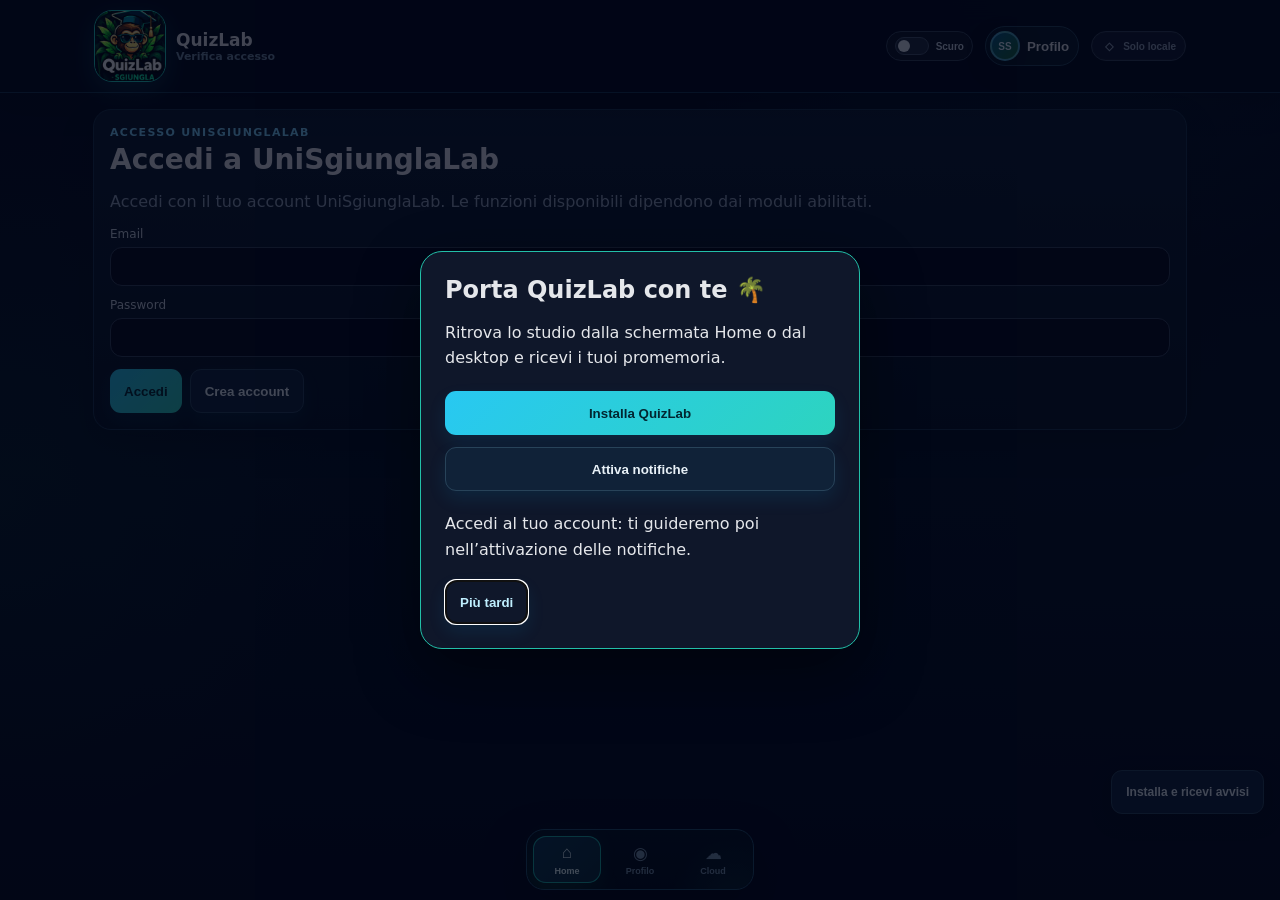
<file: index.html>
<!doctype html><html lang="it"><head><meta charset="utf-8"><meta name="viewport" content="width=device-width,initial-scale=1,viewport-fit=cover"><meta name="theme-color" content="#052e16"><meta name="apple-mobile-web-app-capable" content="yes"><meta name="apple-mobile-web-app-status-bar-style" content="black-translucent"><title>QuizLab · Sgiungla</title><link rel="manifest" href="./manifest.webmanifest"><link rel="icon" type="image/png" sizes="192x192" href="./icons/quizlab-sgiungla-192.png"><link rel="apple-touch-icon" sizes="192x192" href="./icons/quizlab-sgiungla-192.png"><link rel="stylesheet" href="./styles.css"><link rel="stylesheet" href="./study.css"><link rel="stylesheet" href="./gradebook.css"><link rel="stylesheet" href="./admin-user-list.css"></head><body><div id="app"></div><input id="filePicker" type="file" accept=".json,application/json" hidden><script src="./vendor/supabase.js"></script><script src="./lab-config.js"></script><script src="./lab-license.js"></script><script type="module" src="./app.js"></script></body></html>
</file>
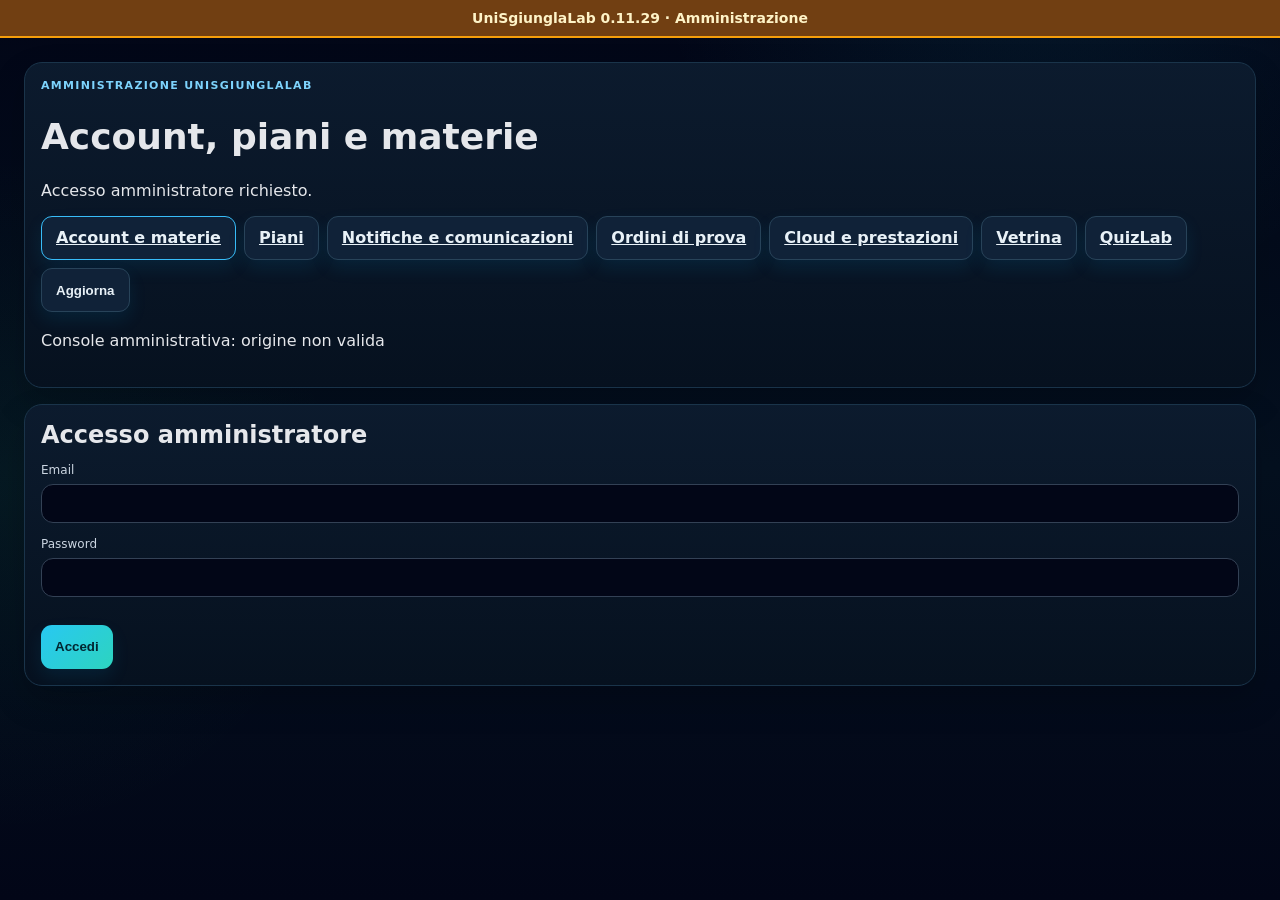
<file: admin.html>
<!doctype html>
<html lang="it"><head><meta charset="utf-8"><meta name="viewport" content="width=device-width,initial-scale=1"><title>Amministrazione UniSgiunglaLab</title><link rel="stylesheet" href="./styles.css"><link rel="stylesheet" href="./admin-user-list.css"><link rel="stylesheet" href="./admin.css"><link rel="stylesheet" href="./study.css"><link rel="stylesheet" href="./shop.css"><style>[data-admin-tab][aria-current="page"]{border-color:var(--accent,#23c9d4)}#notificationAdminLogin,#commerceLoginCard,#notificationLogout,#commerceLogout,#notificationAdminIdentity,#commerceIdentity{display:none!important}[data-recipient]{width:auto}.suite-hidden{display:none!important}</style></head>
<body><aside class="lab-banner" role="status">UniSgiunglaLab 0.11.29 · Amministrazione</aside>
<main class="admin-console stack">
 <header class="card"><div class="eyebrow">Amministrazione UniSgiunglaLab</div><h1>Account, piani e materie</h1><p id="adminIdentity">Accesso amministratore richiesto.</p><nav class="actions" aria-label="Amministrazione"><a class="btn secondary" href="#accounts" data-admin-tab="accounts">Account e materie</a><a class="btn secondary" href="#plans" data-admin-tab="plans">Piani</a><a class="btn secondary" href="#notifications" data-admin-tab="notifications">Notifiche e comunicazioni</a><a class="btn secondary" href="#commerce" data-admin-tab="commerce">Ordini di prova</a><a class="btn secondary" href="#cloud" data-admin-tab="cloud">Cloud e prestazioni</a><a class="btn secondary" href="./vetrina.html">Vetrina</a><a class="btn secondary" href="./">QuizLab</a><button class="btn secondary" id="reloadAdmin">Aggiorna</button><button class="btn ghost" id="logoutAdmin" hidden>Esci</button></nav><p id="adminMessage" role="status" aria-live="polite"></p></header>
 <section class="card" id="adminLogin"><h2>Accesso amministratore</h2><label for="adminEmail">Email<input id="adminEmail" type="email" autocomplete="email"></label><label for="adminPassword">Password<input id="adminPassword" type="password" autocomplete="current-password"></label><button class="btn" id="loginAdmin">Accedi</button></section>
 <div id="adminTools" class="stack" hidden>
  <section class="card" id="accounts"><h2>Account</h2><p id="adminTotals" class="subtle"></p><div id="adminUsers"></div><label for="targetUser">Apri la scheda di un account della pagina<select id="targetUser"><option value="">Seleziona un account</option></select></label></section>
  <section class="card account-detail" id="accountDetail" hidden>
   <header><div class="eyebrow">Account selezionato</div><h2 id="targetHeading" tabindex="-1"></h2><p id="targetSummary"></p></header>
   <div class="account-tabs" role="tablist" aria-label="Dettagli account"><button class="btn secondary" role="tab" aria-selected="true" data-account-tab="license">Licenza</button><button class="btn secondary" role="tab" aria-selected="false" data-account-tab="plan">Piano e rinnovo</button><button class="btn secondary" role="tab" aria-selected="false" data-account-tab="subjects">Materie</button><button class="btn secondary" role="tab" aria-selected="false" data-account-tab="access">Accessi e statistiche</button></div>
   <div data-account-panel="license" class="stack"><h3>Approvazione e scadenza manuale</h3><p class="subtle">La sospensione o la scadenza bloccano le funzioni senza eliminare i dati. Una verifica firmata consente al massimo 24 ore offline. Approvare un account non rinnova una licenza scaduta.</p><div class="row"><label for="targetStatus">Approvazione<select id="targetStatus"><option value="pending">In attesa</option><option value="active">Approvato</option><option value="suspended">Sospeso / rifiutato</option></select></label><label for="targetExpiry">Scadenza manuale, ora locale<input id="targetExpiry" type="datetime-local"></label></div><label class="checkbox-label" for="noExpiry"><input id="noExpiry" type="checkbox"> Nessuna scadenza</label><fieldset class="module-picker" id="userModules"><legend>Strumenti disponibili per questo utente</legend><p class="subtle">Scegli gli strumenti anche prima di approvare l'account. Dal piano segue il periodo acquistato; senza un piano eredita tutti gli strumenti. Una scelta esplicita prevale sul piano.</p><div class="row"><label for="module-gradebook">Libretto Sgiungla<select id="module-gradebook"><option value="inherit">Dal piano</option><option value="allow">Abilitato per questo utente</option><option value="deny">Disabilitato per questo utente</option></select></label><label for="module-lessons">Lezioni<select id="module-lessons"><option value="inherit">Dal piano</option><option value="allow">Abilitato per questo utente</option><option value="deny">Disabilitato per questo utente</option></select></label><label for="module-kit_ai">Kit AI<select id="module-kit_ai"><option value="inherit">Dal piano</option><option value="allow">Abilitato per questo utente</option><option value="deny">Disabilitato per questo utente</option></select></label><label for="module-question_banks">Panieri<select id="module-question_banks"><option value="inherit">Dal piano</option><option value="allow">Abilitato per questo utente</option><option value="deny">Disabilitato per questo utente</option></select></label><label for="module-handouts">Dispense<select id="module-handouts"><option value="inherit">Dal piano</option><option value="allow">Abilitato per questo utente</option><option value="deny">Disabilitato per questo utente</option></select></label><label for="module-quizlab_desktop">QuizLab desktop<select id="module-quizlab_desktop"><option value="inherit">Dal piano</option><option value="allow">Abilitato per questo utente</option><option value="deny">Disabilitato per questo utente</option></select></label><label for="module-quizlab_pwa">QuizLab web app<select id="module-quizlab_pwa"><option value="inherit">Dal piano</option><option value="allow">Abilitato per questo utente</option><option value="deny">Disabilitato per questo utente</option></select></label></div><p id="effectiveModules" role="status"></p></fieldset><div class="actions"><button class="btn" id="saveExpiry">Salva scadenza manuale</button><button class="btn secondary" id="saveStatus">Salva approvazione e strumenti</button></div></div>
   <div data-account-panel="plan" class="stack" hidden><h3>Attiva un piano o rinnova</h3><p class="subtle">La durata resta quella del piano anche con pagamento a rate. Il rinnovo parte dalla scadenza corrente se futura, altrimenti da oggi. Le registrazioni delle rate non sospendono automaticamente l’account.</p><label for="planPicker">Piano<select id="planPicker"><option value="">Seleziona un piano</option></select></label><div class="row"><label for="contractAction">Operazione<select id="contractAction"><option value="activate">Attiva nuovo periodo</option><option value="renew">Rinnova periodo</option></select></label><label for="contractStart">Inizio attivazione, ora locale (vuoto: adesso)<input id="contractStart" type="datetime-local"></label></div><div class="row"><label for="paymentMode">Pagamento<select id="paymentMode"><option value="full">Unico</option><option value="installments">Rate</option></select></label><label for="installmentCount">Numero rate<input id="installmentCount" type="number" min="1" max="120" value="1"></label></div><div class="actions"><button class="btn secondary" id="previewContract">Calcola anteprima</button><button class="btn" id="saveContract" disabled>Conferma piano / rinnovo</button></div><div id="contractPreview" class="preview-box"></div><h3>Piani registrati e rate</h3><div id="targetContracts"></div></div>
   <div data-account-panel="subjects" id="subjects" class="stack" hidden>
    <h3>Materia gestita per questo account</h3><p class="subtle">Assegna una nuova banca o aggiorna la stessa materia. Nessun progresso del mittente viene copiato. I progressi del destinatario restano personali. Vengono trasferiti solo i contenuti, mai i tuoi tentativi o voti.</p>
    <details><summary>Materie già presenti nell’account</summary><div id="targetAssignments" class="stack"></div></details>
    <section class="assignment-source"><h4>1. Fonte delle domande</h4><button class="btn secondary" id="loadMyBanks">Carica dalle mie materie</button><p class="subtle">Legge la memoria locale della webapp di questo account e, quando disponibile, la sua copia cloud. Per una materia presente soltanto nell’estensione desktop, sincronizzala o importa il suo backup.</p><label for="adminBankFile">Oppure carica una banca JSON o un backup<input id="adminBankFile" type="file" accept=".json,application/json"></label><label for="bankCandidate">Scegli la fonte da utilizzare<select id="bankCandidate"><option value="">Seleziona la fonte delle domande</option></select></label><p id="bankPreview" class="source-summary">Nessuna fonte selezionata.</p><details class="admin-advanced"><summary>Identificativo tecnico della fonte</summary><p id="sourceIdentity"></p></details></section>
    <section class="assignment-destination"><h4>2. Destinazione</h4><label for="assignmentMode">Operazione<select id="assignmentMode"><option value="create">Crea una nuova materia</option><option value="update">Aggiorna una materia esistente</option></select></label><label for="destinationCourse">Materia esistente da aggiornare<select id="destinationCourse"><option value="">Seleziona la materia da aggiornare</option></select></label><label for="assignSubject">Nome della materia destinataria<input id="assignSubject" maxlength="500"></label><details class="admin-advanced"><summary>Identificativo tecnico della destinazione</summary><label for="assignCourseId">Identificativo materia (modificabile solo per nuova creazione)<input id="assignCourseId" maxlength="256"></label><p class="subtle">Un aggiornamento richiede lo stesso identificativo nella fonte e nella destinazione. Una nuova creazione non può sostituire un identificativo già presente.</p></details></section>
    <section class="preview-box"><h4>3. Confronto prima della conferma</h4><p id="assignmentWarning" role="status"></p><div id="assignmentComparison"></div><button class="btn" id="assignBank" disabled>Verifica e assegna / aggiorna</button></section>
    <details class="history-section"><summary>Revisioni precedenti e ripristino della banca</summary><p id="historySummary">Seleziona una materia esistente per leggere la sua cronologia.</p><label for="bankHistory">Versione precedente<select id="bankHistory"><option value="">Seleziona una revisione precedente</option></select></label><div class="actions"><button class="btn secondary" id="previewRestore" disabled>Anteprima ripristino</button><button class="btn" id="restoreBank" disabled>Ripristina questa banca</button></div><div id="restoreComparison"></div><p class="subtle">Il ripristino crea una nuova revisione e conserva i progressi personali. Nessuna versione viene ripristinata automaticamente.</p></details>
   </div>
   <div data-account-panel="access" class="stack" hidden><h3>Accessi e statistiche</h3><div id="targetAccess"></div></div>
  </section>
  <details class="card" id="plans"><summary><strong>Catalogo piani</strong></summary><p id="planCatalogSummary" class="subtle"></p><p class="subtle">Configura durata, prezzo e pagamento. Il catalogo parte vuoto. Prezzi e durate sono definiti dall’amministratore; questo pannello non addebita pagamenti.</p><label for="catalogPlan">Piano da modificare<select id="catalogPlan"><option value="">Crea un nuovo piano</option></select></label><label for="planLabel">Nome piano<input id="planLabel" maxlength="120"></label><div class="row"><label for="planDuration">Durata in mesi<input id="planDuration" type="number" min="1" max="120" value="1"></label><label for="planCurrency">Valuta<input id="planCurrency" maxlength="3" value="EUR" readonly></label><label for="planAmount">Prezzo totale<input id="planAmount" inputmode="decimal" placeholder="0,00"></label></div><div class="row"><label for="planPaymentMode">Pagamento predefinito<select id="planPaymentMode"><option value="full">Unico</option><option value="installments">Rate</option></select></label><label for="planInstallments">Numero rate<input id="planInstallments" type="number" min="1" max="120" value="1"></label></div><fieldset class="module-picker" id="planModules"><legend>Strumenti inclusi nel piano</legend><div class="row"><label class="checkbox-label" for="plan-module-gradebook"><input id="plan-module-gradebook" type="checkbox" checked> Libretto Sgiungla</label><label class="checkbox-label" for="plan-module-lessons"><input id="plan-module-lessons" type="checkbox" checked> Lezioni</label><label class="checkbox-label" for="plan-module-kit_ai"><input id="plan-module-kit_ai" type="checkbox" checked> Kit AI</label><label class="checkbox-label" for="plan-module-question_banks"><input id="plan-module-question_banks" type="checkbox" checked> Panieri</label><label class="checkbox-label" for="plan-module-handouts"><input id="plan-module-handouts" type="checkbox" checked> Dispense</label><label class="checkbox-label" for="plan-module-quizlab_desktop"><input id="plan-module-quizlab_desktop" type="checkbox" checked> QuizLab desktop</label><label class="checkbox-label" for="plan-module-quizlab_pwa"><input id="plan-module-quizlab_pwa" type="checkbox" checked> QuizLab web app</label></div><p class="subtle">La selezione viene copiata nel contratto alla sua attivazione. Cambiare il catalogo non riscrive i periodi già assegnati.</p></fieldset><label class="checkbox-label" for="planActive"><input id="planActive" type="checkbox" checked> Disponibile per nuove attivazioni</label><details class="admin-advanced"><summary>Identificativo piano</summary><label for="planId">Codice piano<input id="planId" maxlength="64"></label></details><button class="btn" id="savePlan">Verifica e salva piano</button></details>
 <section id="suite-notifications" data-admin-extra="notifications" class="stack" hidden><section class="card"><div class="eyebrow">Amministrazione UniSgiunglaLab</div><h2>Notifiche e comunicazioni</h2><button class="btn secondary" id="refreshNotifications">Aggiorna comunicazioni</button><button class="btn secondary" id="runScheduler" hidden>Elabora notifiche adesso</button><button id="notificationLogout" hidden></button><p id="notificationAdminIdentity"></p><p id="notificationAdminMessage" role="status" aria-live="polite"></p></section><section class="card" id="notificationAdminLogin" hidden><h2>Accesso amministratore</h2><form id="notificationAdminLoginForm"><label>Email<input id="notificationAdminEmail" type="email" autocomplete="email" required></label><label>Password<input id="notificationAdminPassword" type="password" autocomplete="current-password" required></label><button class="btn">Accedi</button></form></section><div id="notificationAdminTools" class="stack" hidden><section class="card"><h2>Dashboard</h2><div id="notificationMetrics" class="stats"></div><p class="subtle">Accettata dal provider, ricevuta dal Service Worker e cliccata sono segnali distinti. L’assenza di una ricevuta non dimostra che non sia comparsa. Il sistema non misura la lettura umana.</p></section><section class="card"><h2>Automazioni</h2><p class="subtle">Le preferenze degli studenti prevalgono. Massimo 2 push motivazionali al giorno; silenzio e fuso sempre rispettati. Ogni modifica è registrata.</p><div id="notificationAutomations"></div></section><section class="card"><h2>Crea comunicazione</h2><form id="notificationCampaignForm"><input id="notificationCampaignId" type="hidden"><input id="notificationCampaignRevision" type="hidden" value="0"><label>Titolo<input id="notificationTitle" maxlength="120" required></label><label>Messaggio<textarea id="notificationMessage" rows="4" maxlength="1000" required></textarea></label><section class="study-card" aria-labelledby="notificationVariableHeading"><h3 id="notificationVariableHeading">Variabili ed emoji</h3><p class="subtle">Clicca nel titolo o nel messaggio, poi scegli una variabile o un’emoji: verrà inserita nel punto del cursore, sostituendo l’eventuale testo selezionato. I valori personalizzati si vedono nell’anteprima.</p><p id="notificationVariableTarget" class="subtle" role="status">Inserimento nel messaggio</p><div id="notificationVariableButtons" class="actions" role="group" aria-label="Variabili da inserire"></div><div class="actions"><button type="button" id="notificationEmojiToggle" class="btn secondary" aria-expanded="false" aria-controls="notificationEmojiButtons">😊 Inserisci emoji</button></div><div id="notificationEmojiButtons" class="actions" role="group" aria-label="Emoji per lo studio" hidden></div></section><div class="grid"><label>Categoria<select id="notificationCategory"><option value="service">Comunicazioni di servizio</option><option value="study">Studio e obiettivi</option><option value="progress">Progressi e traguardi</option><option value="marketing">Novità e promozioni</option></select></label><label>Destinazione<select id="notificationDestination"><option value="./?study=inbox">Centro notifiche</option><option value="./?study=goals">Obiettivi</option><option value="./?study=exams">Esami</option><option value="./?study=review">Ripasso</option><option value="./?study=preferences">Preferenze</option></select></label><label>Programmazione (ora del PC, vuota: adesso)<input id="notificationScheduled" type="datetime-local"></label><label>Scadenza<input id="notificationExpires" type="datetime-local" required></label></div><label><input id="notificationEssential" type="checkbox">Comunicazione essenziale relativa al servizio o all’account, priva di pubblicità</label><details open><summary>Destinatari e filtri combinati</summary><div id="notificationRecipients"></div><p class="subtle">Nessuna selezione: tutti gli utenti idonei in base ai filtri. La ricerca cambia solo l’elenco mostrato: seleziona gli account desiderati. Prima dell’invio verifica l’anteprima dei destinatari reali.</p><div class="grid"><label>Identificativo materia<input id="notificationCourse" maxlength="256" list="notificationCourseOptions"><datalist id="notificationCourseOptions"></datalist></label><label>Attività<select id="notificationActivity"><option value="">Tutti</option><option value="active">Studio negli ultimi 3 giorni sincronizzati</option><option value="inactive">Nessuno studio negli ultimi 3 giorni sincronizzati</option></select></label><label>Esame entro giorni<input id="notificationExamWithin" type="number" min="0" max="365"></label><label>Copertura minima (%)<input id="notificationMinCoverage" type="number" min="0" max="100"></label><label>Copertura massima (%)<input id="notificationMaxCoverage" type="number" min="0" max="100"></label><label>Codice piano<input id="notificationPlan" maxlength="64"></label></div></details><details open><summary>Riferimenti delle variabili per destinatario</summary><p class="subtle">I campi necessari compaiono in base alle variabili del titolo e del messaggio. Apri il destinatario per scegliere riferimenti specifici. Le scelte automatiche sono possibili solo quando non ci sono ambiguità. Questa sezione sceglie i dati del messaggio; il filtro materia sopra seleziona invece i destinatari.</p><div id="notificationReferenceFields"></div></details><details><summary>Variabili disponibili e dati necessari</summary><div id="notificationVariableHelp"></div><p class="subtle">Le stesse variabili sono disponibili nelle comunicazioni manuali con riferimenti validi. L’anteprima spiega per ogni destinatario i dati mancanti e non li sostituisce con valori inventati. L’icona utilizzata è quella di QuizLab.</p></details><div class="actions"><button class="btn secondary" type="button" id="notificationSaveDraft">Salva bozza</button><button class="btn" type="button" id="notificationPreview">Verifica e mostra anteprima</button><button class="btn secondary" type="button" id="notificationNew">Nuova comunicazione</button></div><div id="notificationPreviewBox" class="preview-box"></div><button class="btn" id="notificationConfirm" type="submit" disabled>Conferma invio / programmazione</button></form></section><section class="card"><h2>Campagne e storico</h2><p id="notificationHistoryStatus" class="subtle" role="status" aria-live="polite"></p><p class="subtle">Una campagna elaborata ha generato le notifiche interne per i destinatari idonei. Gli esiti delle push sono registrati separatamente negli invii: questo stato non certifica la consegna.</p><div id="notificationCampaigns"></div><details><summary>Invii e risultati del provider</summary><div id="notificationDeliveries"></div></details><details><summary>Operazioni amministrative e diagnostica</summary><div id="notificationAudit"></div></details><div class="actions"><button class="btn secondary" id="notificationPrevious">Precedenti</button><button class="btn secondary" id="notificationNext">Successive</button></div></section></div></section>
 <section id="suite-commerce" data-admin-extra="commerce" class="stack" hidden>
<header class="card"><h2>Ordini di prova e materie in vetrina</h2><button class="btn secondary" id="commerceReload">Aggiorna ordini</button><button id="commerceLogout" hidden></button><p id="commerceIdentity"></p><p id="commerceMessage" role="status" aria-live="polite"></p></header>
<section class="card" id="commerceLoginCard"><h2>Accesso amministratore</h2><form id="commerceLogin"><label for="commerceEmail">Email<input id="commerceEmail" type="email" required autocomplete="username"></label><label for="commercePassword">Password<input id="commercePassword" type="password" required autocomplete="current-password"></label><button class="btn" type="submit">Accedi</button></form></section>
<div id="commerceTools" class="stack" hidden><section class="card"><h2>Ordini</h2><p>Il pagamento di prova non approva un account sospeso o in attesa e non annulla le tue eccezioni sugli strumenti. Gli ordini che richiedono controllo rimangono in attesa della tua decisione.</p><label for="commerceSearch">Cerca nella pagina corrente<input id="commerceSearch" type="search" placeholder="Account, piano, materia o stato"></label><div id="commerceOrders"></div><div class="actions"><button class="btn secondary" id="commercePrevious">Precedenti</button><button class="btn secondary" id="commerceNext">Successivi</button></div></section>
<details class="card"><summary><strong>Pubblica una materia nella vetrina di prova</strong></summary><p>La fonte è una tua materia cloud. La vendita crea una materia gestita nel destinatario: non copia i tuoi tentativi o il tuo profilo. Una materia già presente nel destinatario richiede gestione manuale con anteprima, senza sovrascrittura automatica.</p><form id="productForm"><label for="commerceProduct">Materia in vendita<select id="commerceProduct"><option value="">Nuova materia in vendita</option></select></label><label for="productLabel">Nome visibile<input id="productLabel" maxlength="120" required></label><label for="productPrice">Prezzo totale in euro<input id="productPrice" inputmode="decimal" required placeholder="0,00"></label><label for="productBank">Carica dalle mie materie<select id="productBank" required></select></label><p class="subtle">Per una materia presente solo in memoria, il pulsante «Carica dalle mie materie» della gestione account resta disponibile: importala/sincronizzala prima nel cloud per collegarla alla vetrina.</p><label class="checkbox-label"><input id="productActive" type="checkbox"> Mostra nella vetrina di prova</label><label for="productId">Codice materia in vendita<input id="productId" maxlength="64" required></label><button class="btn" type="submit">Verifica e salva</button></form></details>
<section class="card"><h2>Pagamento unico e rate</h2><p>La prima rata di prova attiva l’intero periodo acquistato, come concordato. Le rate successive aggiornano il registro dei pagamenti senza aggiungere altri mesi. Un mancato pagamento viene segnalato e non sospende automaticamente lo studio: la politica commerciale sui mancati pagamenti va definita prima dell’attivazione reale.</p><p>Questo simulatore non contatta Stripe. La firma e la gestione degli eventi sono verificate localmente; il collegamento a un account Stripe di prova resta una verifica successiva con credenziali server dedicate.</p></section></div></section>
 <section id="suite-cloud" data-admin-extra="cloud" class="stack" hidden><section class="card"><h2>Velocità, cloud e risorse</h2><p>Controlla i tempi dell’app, il traffico osservato e lo spazio occupato. Il consumo ufficiale Supabase resta distinto dalle nostre misure.</p><div class="monitor-controls"><label>Periodo<select id="monitorPeriod"><option value="7">Ultimi 7 giorni (UTC)</option><option value="31">Ultimi 31 giorni (UTC)</option></select></label><label>Dispositivo per i tempi<select id="monitorKind"><option value="all">Tutti</option><option value="pwa_desktop">App / browser su PC</option><option value="pwa_mobile">App / browser su telefono</option><option value="extension_desktop">Estensione su Pegaso</option></select></label></div><button class="btn secondary" id="cloudReload">Aggiorna monitor</button><p id="cloudMessage" role="status"></p></section><section class="card"><h3>Quanto è veloce l’app?</h3><p>Durate osservate sui dispositivi aggiornati. I dati mancanti restano in attesa dei primi campioni.</p><div id="suitePerformance"><p>Misure non ancora caricate.</p></div></section><section class="card" id="cloudEgress"></section><section class="card"><h3>Quanto traffico osserviamo?</h3><div id="suiteTraffic"></div></section><section class="card"><h3>Quanto spazio occupiamo?</h3><div id="cloudStorage"></div></section><details class="card"><summary>Gestione globale delle materie</summary><p>Queste operazioni conservano il comportamento della gestione precedente. L’eliminazione globale richiede una doppia conferma.</p><input id="cloudCourseFilter" type="search" placeholder="Cerca materia"><div id="cloudCourses"></div><details><summary>Materie ritirate: riabilita importazione</summary><div id="cloudRetired"></div></details></details></section>
 </div>
</main><section id="adminConfirm" class="confirm-overlay" role="dialog" aria-modal="true" aria-labelledby="adminConfirmTitle" hidden><div class="card"><h2 id="adminConfirmTitle">Conferma operazione</h2><p id="adminConfirmText"></p><div class="actions"><button class="btn" id="adminConfirmAccept">Conferma</button><button class="btn secondary" id="adminConfirmCancel">Annulla</button></div></div></section>
<script src="./vendor/supabase.js"></script><script src="./lab-config.js"></script><script src="./lab-license.js"></script><script src="./egress-ui.js"></script><script src="./list-navigation.js"></script><script type="module" src="./admin.js"></script></body></html>
</file>
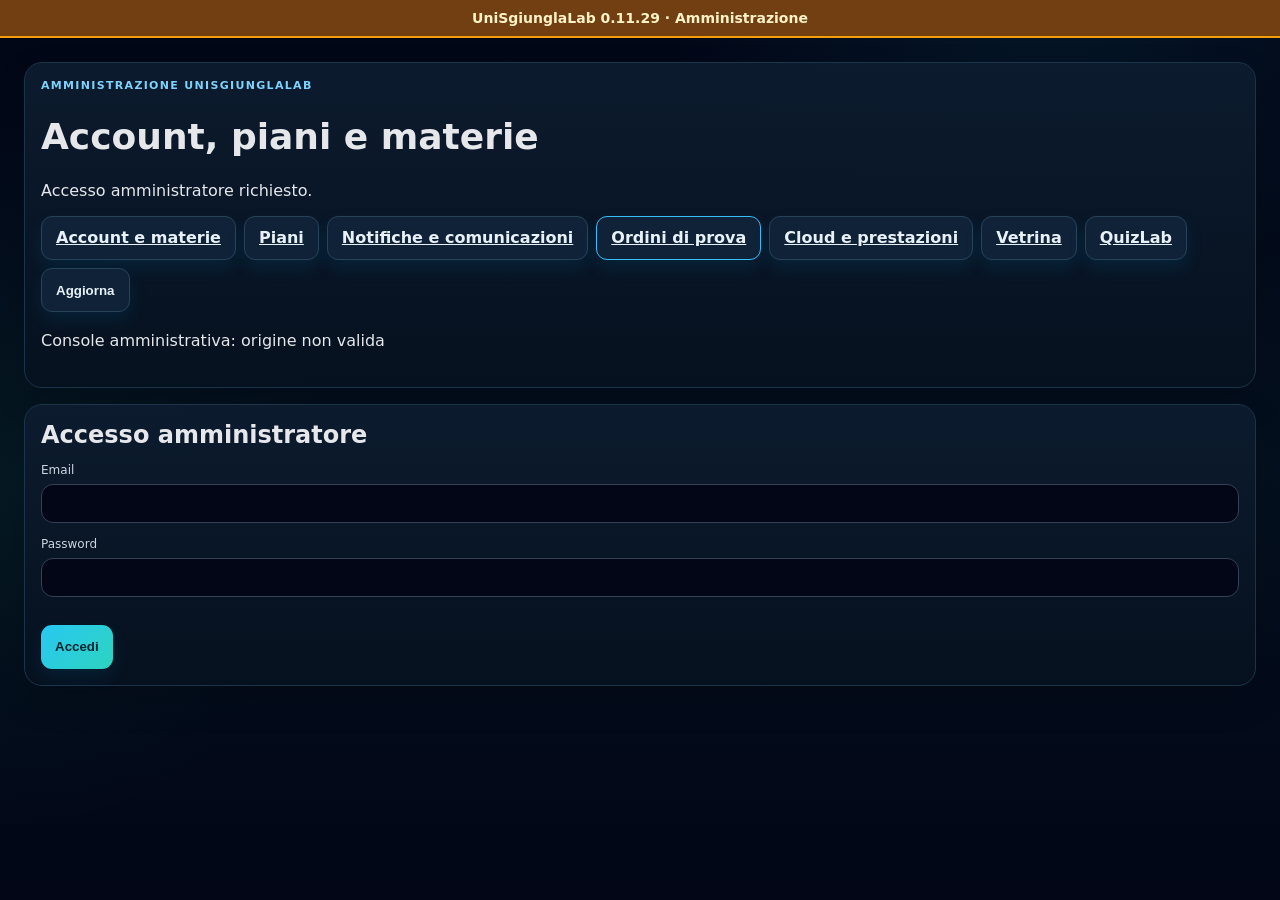
<file: commerce-admin.html>
<!doctype html><html lang="it"><meta charset="utf-8"><title>Amministrazione UniSgiunglaLab</title><meta http-equiv="refresh" content="0;url=./admin.html#commerce"><a href="./admin.html#commerce">Apri amministrazione</a></html>
</file>
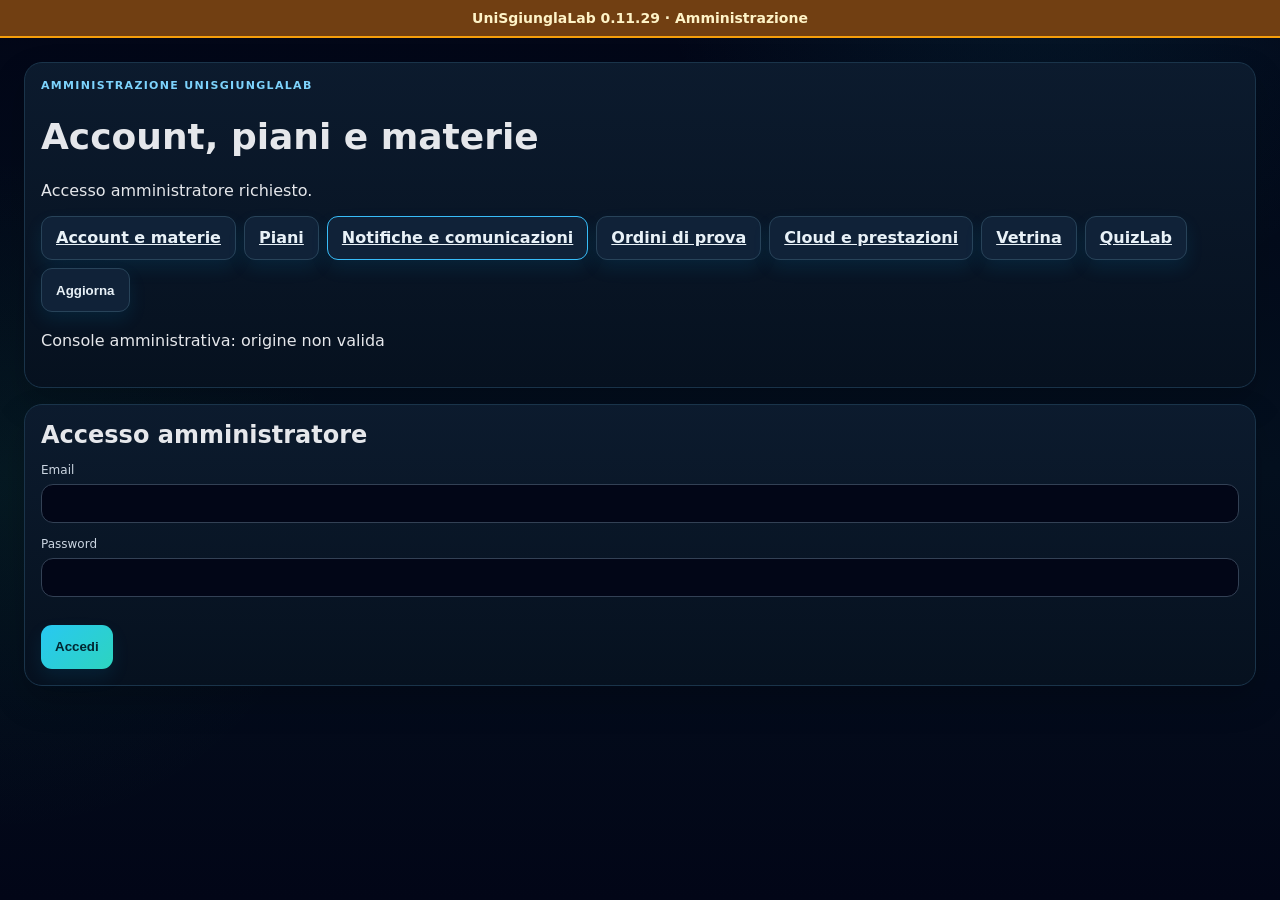
<file: notification-admin.html>
<!doctype html><html lang="it"><meta charset="utf-8"><title>Amministrazione UniSgiunglaLab</title><meta http-equiv="refresh" content="0;url=./admin.html#notifications"><a href="./admin.html#notifications">Apri amministrazione</a></html>
</file>
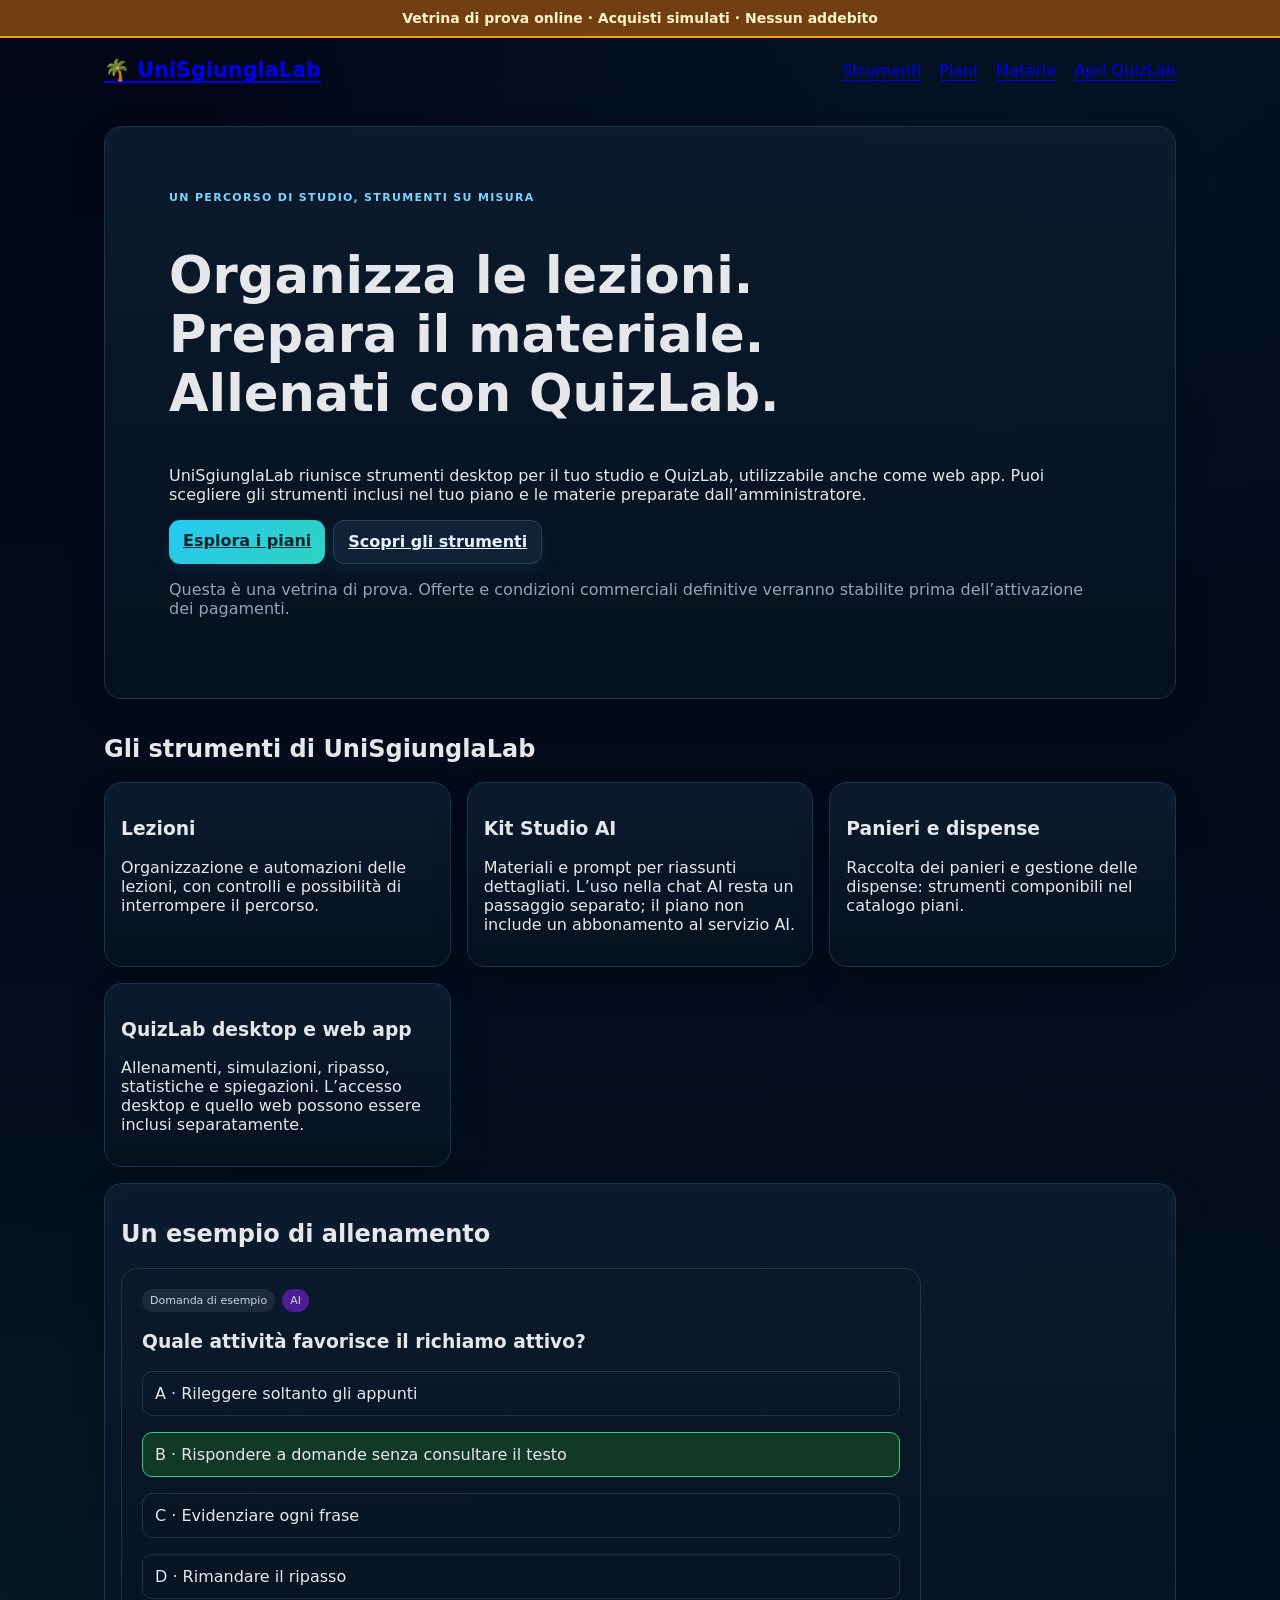
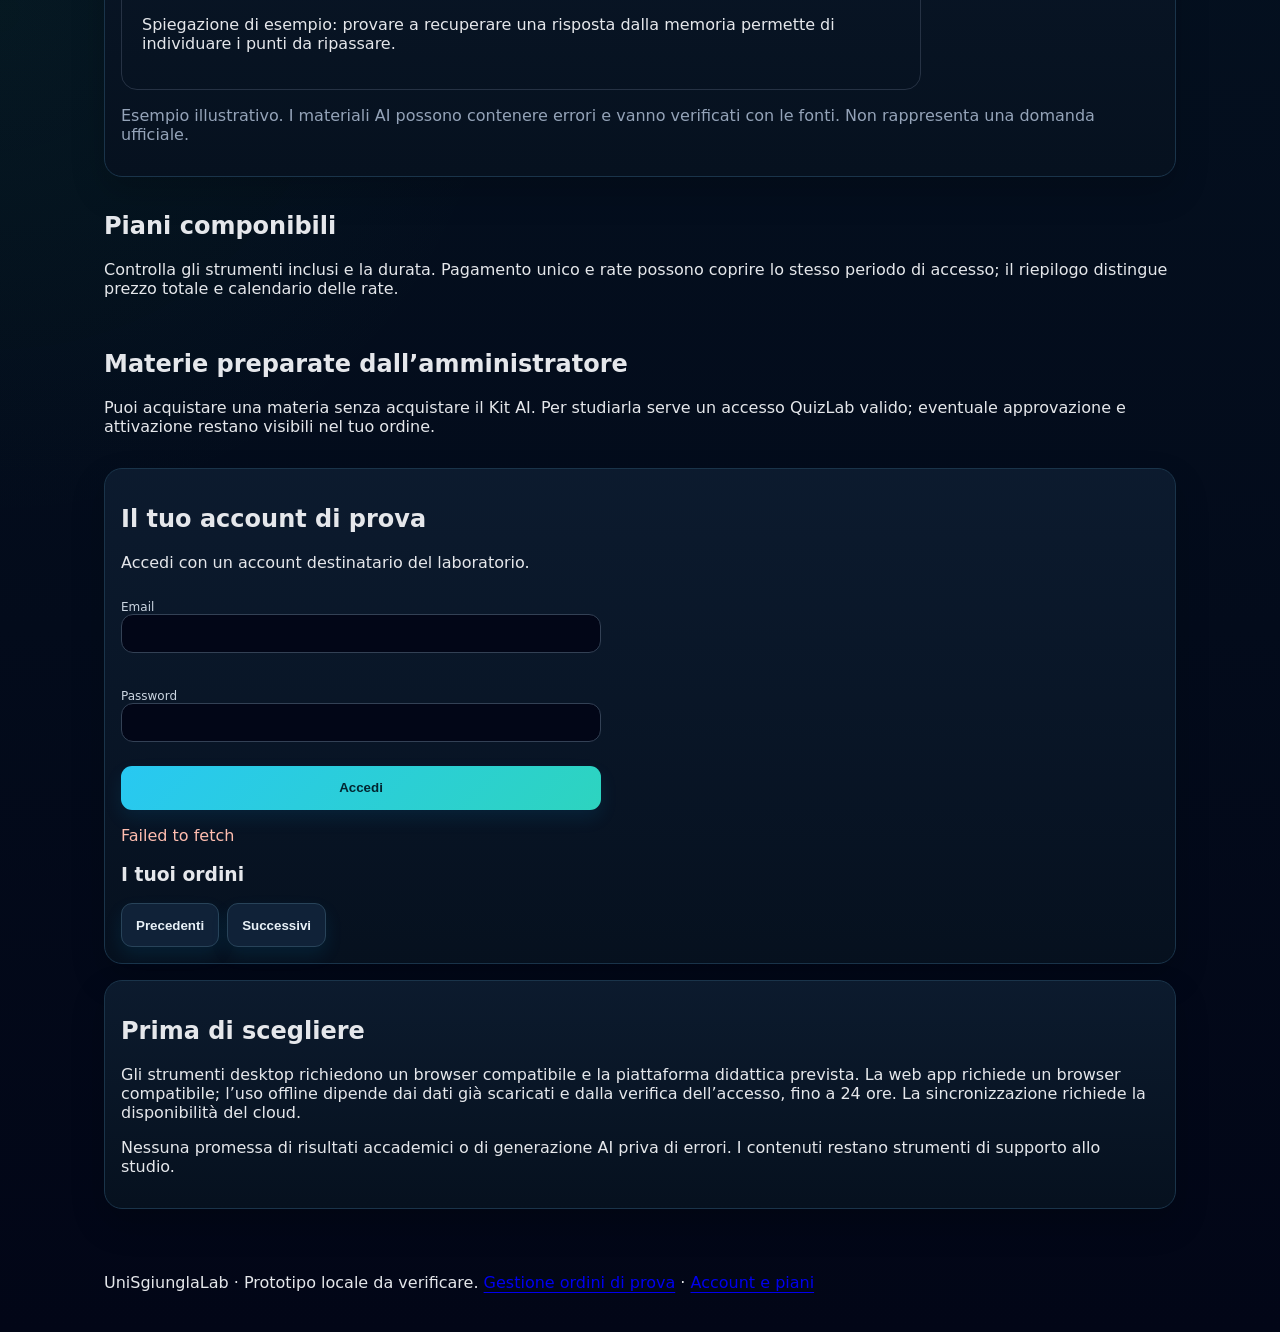
<file: vetrina.html>
<!doctype html>
<html lang="it"><head><meta charset="utf-8"><meta name="viewport" content="width=device-width,initial-scale=1"><title>UniSgiunglaLab — studio e QuizLab</title><link rel="stylesheet" href="./styles.css"><link rel="stylesheet" href="./shop.css"></head>
<body><aside class="lab-banner" role="status">Vetrina di prova online · Acquisti simulati · Nessun addebito</aside>
<header class="shop-nav"><a href="./vetrina.html" class="shop-brand">🌴 UniSgiunglaLab</a><nav aria-label="Navigazione"><a href="#strumenti">Strumenti</a><a href="#piani">Piani</a><a href="#materie">Materie</a><a href="./">Apri QuizLab</a></nav></header>
<main class="shop-main stack"><section class="card shop-hero"><div class="eyebrow">Un percorso di studio, strumenti su misura</div><h1>Organizza le lezioni.<br>Prepara il materiale.<br>Allenati con QuizLab.</h1><p>UniSgiunglaLab riunisce strumenti desktop per il tuo studio e QuizLab, utilizzabile anche come web app. Puoi scegliere gli strumenti inclusi nel tuo piano e le materie preparate dall’amministratore.</p><div class="actions"><a class="btn" href="#piani">Esplora i piani</a><a class="btn secondary" href="#strumenti">Scopri gli strumenti</a></div><p class="subtle">Questa è una vetrina di prova. Offerte e condizioni commerciali definitive verranno stabilite prima dell’attivazione dei pagamenti.</p></section>
<section id="strumenti"><h2>Gli strumenti di UniSgiunglaLab</h2><div class="shop-grid"><article class="card"><h3>Lezioni</h3><p>Organizzazione e automazioni delle lezioni, con controlli e possibilità di interrompere il percorso.</p></article><article class="card"><h3>Kit Studio AI</h3><p>Materiali e prompt per riassunti dettagliati. L’uso nella chat AI resta un passaggio separato; il piano non include un abbonamento al servizio AI.</p></article><article class="card"><h3>Panieri e dispense</h3><p>Raccolta dei panieri e gestione delle dispense: strumenti componibili nel catalogo piani.</p></article><article class="card"><h3>QuizLab desktop e web app</h3><p>Allenamenti, simulazioni, ripasso, statistiche e spiegazioni. L’accesso desktop e quello web possono essere inclusi separatamente.</p></article></div></section>
<section class="card"><h2>Un esempio di allenamento</h2><div class="shop-example" aria-label="Esempio illustrativo, dati sintetici"><div class="pill-row"><span class="pill">Domanda di esempio</span><span class="pill ai">AI</span></div><h3>Quale attività favorisce il richiamo attivo?</h3><p class="shop-answer">A · Rileggere soltanto gli appunti</p><p class="shop-answer shop-correct">B · Rispondere a domande senza consultare il testo</p><p class="shop-answer">C · Evidenziare ogni frase</p><p class="shop-answer">D · Rimandare il ripasso</p><p>Spiegazione di esempio: provare a recuperare una risposta dalla memoria permette di individuare i punti da ripassare.</p></div><p class="subtle">Esempio illustrativo. I materiali AI possono contenere errori e vanno verificati con le fonti. Non rappresenta una domanda ufficiale.</p></section>
<section id="piani"><h2>Piani componibili</h2><p>Controlla gli strumenti inclusi e la durata. Pagamento unico e rate possono coprire lo stesso periodo di accesso; il riepilogo distingue prezzo totale e calendario delle rate.</p><div id="shopPlans" class="shop-grid" aria-live="polite"></div></section>
<section id="materie"><h2>Materie preparate dall’amministratore</h2><p>Puoi acquistare una materia senza acquistare il Kit AI. Per studiarla serve un accesso QuizLab valido; eventuale approvazione e attivazione restano visibili nel tuo ordine.</p><div id="shopProducts" class="shop-grid"></div></section>
<section class="card" id="shopAccount"><h2>Il tuo account di prova</h2><p id="shopIdentity">Accedi con un account destinatario del laboratorio.</p><form id="shopLogin"><label for="shopEmail">Email<input id="shopEmail" type="email" autocomplete="username" required></label><label for="shopPassword">Password<input id="shopPassword" type="password" autocomplete="current-password" required></label><button class="btn" type="submit">Accedi</button></form><button class="btn secondary" id="shopLogout" hidden>Esci</button><p id="shopMessage" role="status" aria-live="polite"></p><h3>I tuoi ordini</h3><div id="shopOrders"></div><div class="actions"><button class="btn secondary" id="shopPrevious">Precedenti</button><button class="btn secondary" id="shopNext">Successivi</button></div></section>
<section class="card"><h2>Prima di scegliere</h2><p>Gli strumenti desktop richiedono un browser compatibile e la piattaforma didattica prevista. La web app richiede un browser compatibile; l’uso offline dipende dai dati già scaricati e dalla verifica dell’accesso, fino a 24 ore. La sincronizzazione richiede la disponibilità del cloud.</p><p>Nessuna promessa di risultati accademici o di generazione AI priva di errori. I contenuti restano strumenti di supporto allo studio.</p></section></main>
<footer class="shop-main"><p>UniSgiunglaLab · Prototipo locale da verificare. <a href="./commerce-admin.html">Gestione ordini di prova</a> · <a href="./admin.html">Account e piani</a></p></footer>
<script src="./vendor/supabase.js"></script><script src="./lab-config.js"></script><script type="module" src="./shop.js"></script></body></html>
</file>
<file: styles.css>
:root{font-family:Inter,system-ui,-apple-system,BlinkMacSystemFont,"Segoe UI",sans-serif;color:#e5e7eb;background:#020617;--card:#0f172a;--card2:#111827;--line:#263244;--accent:#38bdf8;--ok:#22c55e;--bad:#ef4444;--muted:#94a3b8}*{box-sizing:border-box}body{margin:0;background:linear-gradient(180deg,#020617,#07101f 55%,#020617);min-height:100vh}.topbar{position:sticky;top:0;z-index:5;background:rgba(2,6,23,.94);backdrop-filter:blur(12px);border-bottom:1px solid var(--line)}.topbar-row{max-width:980px;margin:auto;padding:12px 16px;display:flex;align-items:center;gap:12px}.brand{font-weight:800;font-size:18px}.brand small{display:block;color:var(--muted);font-size:11px;font-weight:600}.spacer{flex:1}.sync{font-size:12px;color:#86efac}.main{max-width:980px;margin:auto;padding:18px 14px 80px}.stack{display:grid;gap:14px}.grid{display:grid;grid-template-columns:repeat(2,minmax(0,1fr));gap:12px}.card{background:linear-gradient(180deg,rgba(15,23,42,.98),rgba(10,17,31,.98));border:1px solid var(--line);border-radius:18px;padding:16px;box-shadow:0 14px 32px rgba(0,0,0,.18)}.hero h1{margin:4px 0 8px;font-size:28px}.eyebrow{font-size:11px;text-transform:uppercase;letter-spacing:.12em;color:#7dd3fc;font-weight:800}.subtle,.muted{color:var(--muted)}.subject-name{font-size:20px;font-weight:800;margin:4px 0 10px}.pill-row{display:flex;gap:7px;flex-wrap:wrap}.pill{font-size:11px;padding:5px 8px;border-radius:999px;background:#1e293b;color:#cbd5e1}.pill.off{background:#1e3a8a}.pill.ai{background:#4c1d95}.pill.ok{background:#14532d}.actions{display:flex;gap:8px;flex-wrap:wrap;margin-top:12px}.btn{border:0;border-radius:12px;padding:11px 14px;font-weight:800;background:var(--accent);color:#082f49;cursor:pointer}.btn.secondary{background:#1e293b;color:#e2e8f0;border:1px solid #334155}.btn.ghost{background:transparent;color:#bae6fd;border:1px solid #334155}.btn:disabled{opacity:.45;cursor:not-allowed}.icon-btn{width:38px;height:38px;border-radius:12px;border:1px solid #334155;background:#0f172a;color:white;font-size:20px}.stats{display:grid;grid-template-columns:repeat(2,1fr);gap:10px;margin-top:12px}.stat{background:#0b1220;border:1px solid #1f2a3b;border-radius:14px;padding:10px}.stat span{display:block;color:var(--muted);font-size:11px}.stat strong{font-size:20px}label{display:grid;gap:6px;font-size:12px;color:#cbd5e1}select,input{width:100%;background:#020617;color:#e5e7eb;border:1px solid #334155;border-radius:12px;padding:11px}form{display:grid;gap:12px}.question{font-size:20px;font-weight:800;line-height:1.35;margin:10px 0 14px}.option{display:flex;gap:12px;align-items:flex-start;width:100%;text-align:left;background:#0b1220;color:#e5e7eb;border:1px solid #334155;border-radius:14px;padding:13px;margin:8px 0}.option.selected{border-color:#38bdf8;background:#082f49}.option.correct{border-color:#22c55e;background:#052e16}.option.wrong{border-color:#ef4444;background:#450a0a}.letter{min-width:28px;height:28px;border-radius:50%;display:grid;place-items:center;background:#1e293b;font-weight:900}.feedback{margin-top:14px;border-radius:14px;padding:13px;background:#0b1220;border:1px solid #334155}.feedback.ok{border-color:#16a34a}.feedback.bad{border-color:#dc2626}.progress{height:8px;background:#1e293b;border-radius:999px;overflow:hidden}.progress>span{display:block;height:100%;background:#38bdf8}.row{display:flex;gap:10px;align-items:center}.row>*{flex:1}.result{padding:12px 0;border-bottom:1px solid #1f2937}.result:last-child{border-bottom:0}.result-title{font-weight:750}.result-meta{font-size:11px;color:var(--muted);margin-top:4px}.empty{text-align:center;color:#94a3b8;padding:30px 10px}.toast{position:fixed;left:50%;bottom:24px;transform:translateX(-50%);background:#111827;border:1px solid #334155;padding:11px 14px;border-radius:12px;z-index:20;box-shadow:0 10px 30px #0008;max-width:90vw}.toolbar{display:flex;gap:8px;flex-wrap:wrap;align-items:center}.toolbar .btn{padding:9px 11px}.section-title{margin:0 0 8px}.warn{color:#fde68a}.good{color:#86efac}.badtext{color:#fca5a5}@media(min-width:760px){.grid{grid-template-columns:repeat(4,minmax(0,1fr))}.stats{grid-template-columns:repeat(4,1fr)}.main{padding-top:24px}.question{font-size:24px}}@media(max-width:520px){.grid{grid-template-columns:1fr}.hero h1{font-size:24px}.row{flex-direction:column}.row>*{width:100%}}


/* Sgiungla identity + richer dashboard */
.jungle-hero{position:relative;overflow:hidden;background:
 radial-gradient(circle at 100% 0%,rgba(34,197,94,.16),transparent 34%),
 radial-gradient(circle at 0% 100%,rgba(56,189,248,.12),transparent 38%),
 linear-gradient(180deg,rgba(15,23,42,.99),rgba(8,18,30,.99))}
.jungle-hero:after{content:"🌿";position:absolute;right:-8px;bottom:-28px;font-size:110px;opacity:.06;transform:rotate(-10deg);pointer-events:none}
.profile-hero,.dashboard-welcome{display:flex;align-items:center;gap:16px;justify-content:space-between}
.profile-hero>div:last-child,.dashboard-welcome>div:first-child{min-width:0;flex:1}
.jungle-line{margin:6px 0 0;color:#bbf7d0;font-weight:700;line-height:1.45}
.avatar{display:grid;place-items:center;border-radius:50%;object-fit:cover;flex:none;border:2px solid rgba(125,211,252,.55);background:#0b1220;box-shadow:0 8px 24px rgba(0,0,0,.28)}
.avatar.tiny{width:28px;height:28px;font-size:10px}
.avatar.normal{width:54px;height:54px;font-size:16px}
.avatar.large{width:82px;height:82px;font-size:22px}
.avatar-fallback{font-weight:900;color:#e0f2fe;background:linear-gradient(135deg,#075985,#166534)}
.profile-chip{display:flex;align-items:center;gap:7px;border:1px solid #334155;background:#0b1220;color:#e5e7eb;border-radius:999px;padding:4px 9px 4px 4px;cursor:pointer;font-weight:800}
.profile-chip span{max-width:88px;overflow:hidden;text-overflow:ellipsis;white-space:nowrap}
.section-head{display:flex;align-items:center;justify-content:space-between;gap:12px}
.mini-chart{height:150px;display:flex;align-items:flex-end;gap:8px;padding:18px 8px 0;border-bottom:1px solid #334155;margin-top:6px}
.bar-wrap{height:100%;flex:1;min-width:18px;display:flex;flex-direction:column;justify-content:flex-end;align-items:center;gap:5px}
.bar{width:min(32px,90%);min-height:8px;border-radius:8px 8px 3px 3px;background:linear-gradient(180deg,#38bdf8,#22c55e);box-shadow:0 0 18px rgba(56,189,248,.15)}
.bar-wrap small{color:var(--muted);font-size:10px}
.sync-panel{display:grid;gap:8px;margin-top:10px}
.sync-panel>div{display:grid;gap:3px;padding:10px;border:1px solid #1f2a3b;border-radius:12px;background:#0b1220}
.sync-panel span{font-size:11px;color:var(--muted)}
.sync-panel strong{font-size:12px;overflow-wrap:anywhere}
.stat small{display:block;color:var(--muted);font-size:10px;margin-top:4px}
.empty.compact{padding:18px 8px}
@media(max-width:620px){
 .topbar-row{gap:8px}
 .profile-chip span{display:none}
 .sync{font-size:10px;max-width:110px;text-align:right}
 .profile-hero{align-items:flex-start}
 .dashboard-welcome{align-items:flex-start}
 .avatar.large{width:68px;height:68px}
 .mini-chart{height:125px}
}


.bank-total{display:flex;align-items:end;justify-content:space-between;gap:10px;margin:10px 0 8px;padding:10px 12px;border:1px solid #1f2a3b;border-radius:14px;background:rgba(2,6,23,.55)}
.bank-total span{color:var(--muted);font-size:11px;font-weight:700}
.bank-total strong{font-size:28px;line-height:1}
.hero-total{margin-top:12px}
.training-overview{display:flex;align-items:center;justify-content:space-between;gap:12px}
.collapse-card{padding:0;overflow:hidden}
.collapse-card>summary{list-style:none;cursor:pointer;padding:16px;display:flex;align-items:center;justify-content:space-between;gap:16px}
.collapse-card>summary::-webkit-details-marker{display:none}
.collapse-card[open]>summary{border-bottom:1px solid #1f2a3b}
.collapse-body{padding:0 16px 8px}
.expand-hint{color:#7dd3fc;font-size:12px;font-weight:800;white-space:nowrap}
.collapse-card[open] .expand-hint{font-size:0}
.collapse-card[open] .expand-hint:after{content:"Chiudi ▴";font-size:12px}
.warn-pill{background:#78350f;color:#fde68a}
.ok-pill{background:#14532d;color:#bbf7d0}
.chapter-row{display:flex;align-items:center;justify-content:space-between;gap:12px}
.chapter-row>div{min-width:0}
.compact-btn{padding:8px 10px;white-space:nowrap}
@media(max-width:520px){
 .bank-total strong{font-size:24px}
 .training-overview{align-items:flex-start;flex-direction:column}
 .collapse-card>summary{align-items:flex-start}
 .chapter-row{align-items:flex-start}
 .chapter-row .compact-btn{padding:7px 9px}
}


/* v0.3.2 visual polish */
.hero-kpis{display:grid;grid-template-columns:minmax(0,1fr) auto;gap:12px;align-items:center;margin-top:10px}
.hero-kpis .bank-total{margin:0}
.coverage-ring{--p:0;width:92px;height:92px;border-radius:50%;display:grid;place-items:center;flex:none;background:
 conic-gradient(#22c55e calc(var(--p)*1%),#1e293b 0);position:relative;box-shadow:0 0 24px rgba(34,197,94,.08)}
.coverage-ring:after{content:"";position:absolute;inset:9px;border-radius:50%;background:#08111d;border:1px solid #1f2a3b}
.coverage-ring>div{position:relative;z-index:1;text-align:center}
.coverage-ring strong{display:block;font-size:19px;line-height:1}
.coverage-ring span{display:block;margin-top:4px;font-size:9px;color:var(--muted);text-transform:uppercase;letter-spacing:.08em}
.bar-grade{font-size:10px;font-weight:900;color:#e0f2fe;margin-bottom:2px}
.focus-card{background:
 radial-gradient(circle at 100% 0%,rgba(245,158,11,.09),transparent 34%),
 linear-gradient(180deg,rgba(15,23,42,.98),rgba(10,17,31,.98))}
.focus-list{display:flex;flex-wrap:wrap;gap:8px;margin-top:10px}
.focus-chip{display:flex;align-items:center;gap:8px;border:1px solid #78350f;background:#1c1308;color:#fde68a;border-radius:999px;padding:8px 11px;cursor:pointer;font-weight:800}
.focus-chip strong{color:#fff7ed}
.focus-empty{color:#86efac;padding:10px 0;font-weight:700}
.chapter-badge{display:inline-block;margin-top:6px;font-size:10px;padding:3px 7px;border-radius:999px;background:#111827;color:#cbd5e1;border:1px solid #263244}
.chapter-row.strong{border-left:3px solid #22c55e;padding-left:10px}
.chapter-row.ok{border-left:3px solid #84cc16;padding-left:10px}
.chapter-row.weak{border-left:3px solid #f59e0b;padding-left:10px}
.chapter-row.critical{border-left:3px solid #ef4444;padding-left:10px}
.chapter-row.analysis{border-left:3px solid #38bdf8;padding-left:10px}
.chapter-row.empty{border-left:3px solid #475569;padding-left:10px}
@media(max-width:520px){
 .hero-kpis{grid-template-columns:1fr auto}
 .coverage-ring{width:76px;height:76px}
 .coverage-ring strong{font-size:16px}
 .coverage-ring span{font-size:8px}
 .focus-chip{font-size:11px;padding:7px 9px}
}


.ring-pack{display:flex;gap:10px;align-items:center;justify-content:flex-end;flex-wrap:wrap}
.coverage-ring small{display:block;margin-top:3px;font-size:8px;color:#64748b}
@media(max-width:620px){
 .hero-kpis{grid-template-columns:1fr}
 .ring-pack{justify-content:flex-start}
}


.sync-btn{border:0;background:transparent;padding:0;cursor:pointer;font:inherit}
.sync-btn:hover{text-decoration:underline}


.cloud-badge{display:inline-flex;align-items:center;gap:6px;min-height:30px;padding:6px 9px;border-radius:999px;border:1px solid #334155;background:#0b1220;color:#cbd5e1;font-size:10px;font-weight:800;cursor:pointer;white-space:nowrap;transition:.18s ease;box-shadow:inset 0 0 0 1px rgba(255,255,255,.02)}
.cloud-badge:hover{transform:translateY(-1px)}
.cloud-badge-icon{display:grid;place-items:center;width:16px;height:16px;border-radius:50%;font-size:11px;font-weight:900}
.cloud-badge.ok{border-color:#166534;background:rgba(20,83,45,.34);color:#bbf7d0}
.cloud-badge.ok .cloud-badge-icon{background:#14532d;color:#dcfce7}
.cloud-badge.working{border-color:#0369a1;background:rgba(7,89,133,.28);color:#bae6fd}
.cloud-badge.working .cloud-badge-icon{animation:cloudspin 1s linear infinite}
.cloud-badge.pending{border-color:#a16207;background:rgba(120,53,15,.28);color:#fde68a}
.cloud-badge.offline{border-color:#475569;background:#111827;color:#cbd5e1}
.cloud-badge.error{border-color:#991b1b;background:rgba(127,29,29,.34);color:#fecaca}
.cloud-badge.local{border-color:#334155;background:#0f172a;color:#94a3b8}
@keyframes cloudspin{to{transform:rotate(360deg)}}
@media(max-width:520px){.cloud-badge{max-width:138px;overflow:hidden;text-overflow:ellipsis}.cloud-badge span:last-child{overflow:hidden;text-overflow:ellipsis}}

.danger-zone{border-color:#7f1d1d;background:linear-gradient(180deg,rgba(69,10,10,.28),rgba(15,23,42,.98))}
.danger-btn{background:#7f1d1d;color:#fee2e2;border:1px solid #991b1b}
.danger-btn:hover{background:#991b1b}

.admin-list{display:grid;gap:10px}
.admin-user{display:grid;grid-template-columns:minmax(0,1fr) auto;gap:12px;align-items:center;padding:12px;border:1px solid #263244;border-radius:14px;background:#0b1220}
.admin-user .actions{margin-top:0;justify-content:flex-end}
@media(max-width:620px){.admin-user{grid-template-columns:1fr}.admin-user .actions{justify-content:flex-start}}

.admin-details{margin-top:10px}
.admin-details summary{cursor:pointer;color:#bae6fd;font-weight:800}
.admin-course-list{display:grid;gap:8px;margin-top:10px}
.admin-course{padding:10px;border:1px solid #263244;border-radius:12px;background:#0f172a}

.brand-lockup{display:flex;align-items:center;gap:9px;min-width:0}.app-mark{width:34px;height:34px;border-radius:10px;object-fit:cover;flex:none;box-shadow:0 6px 18px rgba(34,211,238,.15)}@media(max-width:520px){.app-mark{width:30px;height:30px}.brand-lockup{gap:7px}}


/* v0.11 visual system · aligned with QuizLab Desktop */
:root{--jungle:#22c55e;--mint:#2dd4bf;--cyan:#22d3ee;--deep:#020817;--deep2:#061424}
body{background:
 radial-gradient(circle at 82% -10%,rgba(34,211,238,.09),transparent 28%),
 radial-gradient(circle at 0% 55%,rgba(34,197,94,.05),transparent 25%),
 linear-gradient(180deg,#020617,#04101f 52%,#020617)}
.app-frame{min-height:100vh;padding-bottom:78px}
.topbar{background:rgba(2,8,23,.95);border-bottom-color:#15344b;box-shadow:0 10px 30px rgba(0,0,0,.22)}
.topbar-row{max-width:1120px;padding:10px 14px}.brand-lockup{gap:10px}.app-mark{width:40px;height:40px;border-radius:13px;border:1px solid #18788c;background:#061423;box-shadow:0 8px 24px rgba(34,211,238,.13)}.brand{font-size:17px}.brand small{color:#718aa0}
.main{max-width:1120px;padding:16px 13px 96px}
.card{border-color:#1a344a;background:linear-gradient(180deg,rgba(12,27,46,.98),rgba(6,17,31,.98));box-shadow:0 15px 34px rgba(0,0,0,.18)}
.mobile-home-hero{position:relative;overflow:hidden;padding:18px;background:
 radial-gradient(circle at 82% 10%,rgba(45,212,191,.18),transparent 28%),
 radial-gradient(circle at 15% 120%,rgba(34,197,94,.12),transparent 35%),
 linear-gradient(135deg,#071a2e,#08263a 58%,#07271f);border-color:#176278}
.mobile-home-hero:before{content:"";position:absolute;right:-80px;bottom:-85px;width:260px;height:260px;background:url('./icons/quizlab-sgiungla-192.png') center/contain no-repeat;opacity:.075;transform:rotate(-8deg);pointer-events:none}
.mobile-brand-row{position:relative;z-index:1;display:grid;grid-template-columns:auto minmax(0,1fr) auto;gap:12px;align-items:center}
.mobile-hero-mark{width:62px;height:62px;border-radius:18px;object-fit:cover;border:1px solid #1b8aa1;box-shadow:0 14px 30px rgba(0,0,0,.26)}
.mobile-home-hero .avatar.large{width:74px;height:74px;border:3px solid rgba(45,212,191,.7);box-shadow:0 12px 28px rgba(0,0,0,.32)}
.mobile-home-hero h1{font-size:25px;letter-spacing:-.025em;margin:3px 0 5px}
.hero-pills{position:relative;z-index:1;display:flex;flex-wrap:wrap;gap:6px;margin-top:13px}.hero-pills span{font-size:9px;font-weight:850;color:#c5dbe6;padding:5px 8px;border-radius:999px;border:1px solid #1b536a;background:rgba(2,10,23,.45)}
.hero-actions{position:relative;z-index:1}.hero-actions .btn{flex:1;min-width:96px}
.btn{border-radius:11px;background:linear-gradient(135deg,#28c8f2,#2dd4bf);color:#022631;box-shadow:0 8px 18px rgba(14,165,233,.10)}.btn.secondary{background:#102238;color:#e8f1f7;border-color:#284359}.btn.ghost{border-color:#284359;color:#bfefff}
.course-card{position:relative;overflow:hidden;border-color:#1d3b52}.course-card:before{content:"";position:absolute;inset:0 auto 0 0;width:3px;background:linear-gradient(#2dd4bf,#22c55e)}.course-card .subject-name{font-size:19px}.course-card .bank-total{border-color:#18364d;background:#05111f}.course-card .actions .btn:first-child{flex:1}
.stats{gap:9px}.stat{background:linear-gradient(180deg,#071625,#05101d);border-color:#18334a}.stat strong{color:#f8fafc}
.jungle-hero{border-color:#176278}.profile-hero .avatar.large,.dashboard-welcome .avatar.normal{border-color:#2dd4bf}
.profile-hero{gap:12px}.profile-hero>div:last-child{min-width:0}
.profile-chip{border-color:#244358;background:#071523}.profile-chip .avatar.tiny{width:30px;height:30px}
.cloud-badge{border-color:#28516a}.cloud-badge.ok{border-color:#16734b;background:rgba(17,94,65,.38)}
.collapse-card{border-color:#1a344a}.collapse-card>summary{background:#071523}.collapse-card[open]>summary{background:#091b2c}
.option{border-color:#27475e;background:#061423}.option.selected{border-color:#22d3ee;background:#073449}
.mobile-bottom-nav{position:fixed;z-index:20;left:50%;bottom:max(10px,env(safe-area-inset-bottom));transform:translateX(-50%);display:flex;gap:5px;padding:6px;border-radius:18px;background:rgba(3,12,25,.94);backdrop-filter:blur(14px);border:1px solid #214059;box-shadow:0 18px 44px rgba(0,0,0,.42)}
.mobile-bottom-nav button{min-width:68px;padding:7px 10px;border:0;border-radius:13px;background:transparent;color:#7893a8;display:grid;place-items:center;gap:2px;cursor:pointer}.mobile-bottom-nav button span{font-size:17px}.mobile-bottom-nav button small{font-size:9px;font-weight:850}.mobile-bottom-nav button.active{background:linear-gradient(135deg,#0b3650,#0b2c37);color:#eaffff;box-shadow:inset 0 0 0 1px #137494}
.avatar.large{width:88px;height:88px}.avatar.normal{width:58px;height:58px}.avatar{object-fit:cover}
.admin-user{border-color:#1c3b51;background:#061423}.danger-zone{border-color:#7f1d1d}
@media(min-width:760px){
 .stack{gap:16px}
 .course-card{padding:18px}
 .mobile-home-hero{padding:22px}
 .mobile-hero-mark{width:74px;height:74px}
 .mobile-home-hero .avatar.large{width:88px;height:88px}
}
@media(max-width:560px){
 .mobile-brand-row{grid-template-columns:auto 1fr}.mobile-home-hero .avatar.large{grid-column:1/-1;justify-self:start;width:66px;height:66px}.mobile-hero-mark{width:54px;height:54px}.mobile-home-hero h1{font-size:22px}.hero-actions .btn{min-width:0}.mobile-bottom-nav{width:calc(100vw - 18px);justify-content:space-around}.mobile-bottom-nav button{min-width:0;flex:1;padding:7px 4px}
}


/* v0.9.1 · jungle polish aligned with Desktop 0.11.2 */
.mobile-home-hero{
 background:
  linear-gradient(105deg,rgba(2,14,26,.96) 0%,rgba(3,25,38,.86) 54%,rgba(2,32,28,.66) 100%),
  radial-gradient(circle at 82% 22%,rgba(45,212,191,.22),transparent 24%),
  radial-gradient(circle at 18% 105%,rgba(34,197,94,.18),transparent 35%),
  linear-gradient(135deg,#061426,#083043 58%,#073325);
 border-color:#16859a;
 box-shadow:0 18px 42px rgba(0,0,0,.28),inset 0 0 0 1px rgba(45,212,191,.04)
}
.mobile-home-hero:before{
 right:-18px;bottom:-42px;width:250px;height:250px;
 background:url('./icons/quizlab-sgiungla-192.png') center/contain no-repeat;
 opacity:.16;filter:drop-shadow(0 18px 30px rgba(0,0,0,.25))
}
.mobile-home-hero:after{
 content:"";position:absolute;inset:0;pointer-events:none;
 background:
  radial-gradient(ellipse at 0% 100%,rgba(34,197,94,.18),transparent 32%),
  radial-gradient(ellipse at 100% 0%,rgba(45,212,191,.11),transparent 30%);
 mix-blend-mode:screen
}
.mobile-brand-row,.hero-pills,.hero-actions{position:relative;z-index:2}
.course-card{
 background:linear-gradient(180deg,rgba(6,27,44,.98),rgba(4,16,29,.98));
 border-color:#1a465d
}
.course-card:hover{border-color:#2dd4bf}
.sync-panel>div{background:linear-gradient(180deg,#071827,#06111f);border-color:#1d4054}
.cloud-badge.ok{box-shadow:0 0 20px rgba(34,197,94,.08)}
.card.jungle-hero:not(.mobile-home-hero){
 background:
  radial-gradient(circle at 92% 4%,rgba(34,197,94,.14),transparent 30%),
  radial-gradient(circle at 2% 100%,rgba(34,211,238,.10),transparent 32%),
  linear-gradient(180deg,rgba(10,29,48,.99),rgba(5,18,32,.99))
}
.mobile-bottom-nav{
 background:linear-gradient(180deg,rgba(3,16,28,.96),rgba(2,10,22,.97));
 border-color:#22506a
}
.mobile-bottom-nav:before{
 content:"";position:absolute;inset:0;border-radius:inherit;pointer-events:none;
 background:radial-gradient(circle at 12% 120%,rgba(34,197,94,.15),transparent 32%),radial-gradient(circle at 92% 120%,rgba(45,212,191,.11),transparent 30%)
}
.mobile-bottom-nav button{position:relative;z-index:1}

/* v0.9.2 · mascot emphasis */
.mobile-home-hero:before{background-image:url('./icons/quizlab-sgiungla-192.png');opacity:.22;right:-28px;bottom:-38px;width:245px;height:245px}
.app-mark{border-color:#22d3ee;background:#071827;box-shadow:0 8px 26px rgba(34,211,238,.18)}
.mobile-hero-mark{border-color:#2dd4bf;box-shadow:0 14px 34px rgba(0,0,0,.32),0 0 0 1px rgba(45,212,191,.12)}
.mobile-bottom-nav button.active{box-shadow:inset 0 0 0 1px #1ab5a7,0 0 18px rgba(45,212,191,.08)}

/* v0.9.3 · clean brand icon, no monkey mascot */
.mobile-home-hero:before{
  background-image:url('./icons/quizlab-sgiungla-192.png');
  width:220px;height:220px;right:-24px;bottom:-28px;
  opacity:.12;filter:drop-shadow(0 16px 26px rgba(0,0,0,.20))
}
.mobile-hero-mark,.app-mark{object-fit:cover}

/* v0.9.4 exact QuizLab Sgiungla icon asset */
.mobile-home-hero:before{background-image:url('./icons/quizlab-sgiungla-192.png')}

/* v0.9.5 · beloved Sgiungla mascot integrated */
.app-mark{width:44px;height:44px;border-radius:13px;object-fit:cover;border:1px solid #20d6c1}
.mobile-hero-mark{width:86px;height:86px;border-radius:22px;object-fit:cover;border:2px solid #2dd4bf;box-shadow:0 16px 34px rgba(0,0,0,.34),0 0 22px rgba(45,212,191,.10)}
.mobile-home-hero:before{background-image:url('./icons/quizlab-sgiungla-192.png');width:255px;height:255px;right:-38px;bottom:-46px;opacity:.16}
@media(max-width:560px){.mobile-hero-mark{width:78px;height:78px;border-radius:20px}}

/* v0.9.6 exact desktop mascot asset, verified JPEG */
.app-mark,.mobile-hero-mark{background:#03111f}

/* v0.9.7 verified PNG mascot */
.app-mark,.mobile-hero-mark{background:#03111f}

/* v0.10.0 · mascot visibility + stable install branding */
.app-mark{
  width:60px!important;
  height:60px!important;
  padding:2px!important;
  border-radius:16px!important;
  object-fit:contain!important;
  object-position:center!important;
  background:#03111f!important;
}
.mobile-hero-mark{
  width:104px!important;
  height:104px!important;
  padding:3px!important;
  border-radius:22px!important;
  object-fit:contain!important;
  object-position:center!important;
  background:#03111f!important;
}
.mobile-home-hero:before{
  background-image:url('./icons/quizlab-sgiungla-192.png')!important;
  background-size:contain!important;
  background-position:right bottom!important;
  background-repeat:no-repeat!important;
}
@media(max-width:560px){
  .app-mark{width:56px!important;height:56px!important}
  .mobile-hero-mark{width:98px!important;height:98px!important}
}

/* v0.10.1 · readable mascot lockup */
.mascot-lockup{display:flex;flex-direction:column;align-items:center;justify-content:center;flex:none}
.mascot-lockup span{display:block;margin-top:3px;color:#55f08b;font-size:9px;font-weight:900;letter-spacing:.12em;line-height:1;text-shadow:0 0 10px rgba(34,197,94,.35)}
.mascot-lockup-hero span{font-size:11px;margin-top:5px;letter-spacing:.14em}
.app-mark{width:62px!important;height:62px!important;object-fit:contain!important}
.mobile-hero-mark{width:112px!important;height:112px!important;object-fit:contain!important}
@media(max-width:560px){
  .app-mark{width:58px!important;height:58px!important}
  .mobile-hero-mark{width:104px!important;height:104px!important}
  .mascot-lockup-small span{font-size:8px}
  .mascot-lockup-hero span{font-size:10px}
}

/* v0.10.2 · exact mascot crop, text stays INSIDE the icon */
.mascot-lockup span{display:none!important}
.app-mark{
  width:66px!important;
  height:66px!important;
  padding:0!important;
  border-radius:17px!important;
  object-fit:contain!important;
  object-position:center!important;
  background:#03111f!important;
}
.mobile-hero-mark{
  width:116px!important;
  height:116px!important;
  padding:0!important;
  border-radius:23px!important;
  object-fit:contain!important;
  object-position:center!important;
  background:#03111f!important;
}
.mobile-home-hero:before{
  background-image:url('./assets/jungle-sidebar-mascot.webp')!important;
  background-size:contain!important;
  background-repeat:no-repeat!important;
  background-position:right center!important;
  opacity:.13!important;
}
@media(max-width:560px){
  .app-mark{width:62px!important;height:62px!important}
  .mobile-hero-mark{width:108px!important;height:108px!important}
}

/* v0.10.3 · verified intact mascot asset */
.app-mark{
  width:72px!important;
  height:72px!important;
  padding:0!important;
  border-radius:18px!important;
  object-fit:contain!important;
  object-position:center!important;
}
.mobile-hero-mark{
  width:128px!important;
  height:128px!important;
  padding:0!important;
  border-radius:24px!important;
  object-fit:contain!important;
  object-position:center!important;
}
@media(max-width:560px){
  .app-mark{width:68px!important;height:68px!important}
  .mobile-hero-mark{width:120px!important;height:120px!important}
}

/* v0.10.4 FINAL verified QuizLab Sgiungla mascot */
.app-mark{
  width:72px!important;height:72px!important;padding:0!important;
  object-fit:contain!important;object-position:center!important;
  border-radius:18px!important;background:#03111f!important;
}
.mobile-hero-mark{
  width:128px!important;height:128px!important;padding:0!important;
  object-fit:contain!important;object-position:center!important;
  border-radius:24px!important;background:#03111f!important;
}
.mobile-home-hero:before{
  background-image:url('./icons/quizlab-sgiungla-512.png')!important;
  background-size:contain!important;background-repeat:no-repeat!important;
  background-position:right center!important;opacity:.12!important;
}
@media(max-width:560px){
 .app-mark{width:68px!important;height:68px!important}
 .mobile-hero-mark{width:120px!important;height:120px!important}
}


/* v0.10.16 · local light/dark theme toggle */
.theme-toggle{display:inline-flex;align-items:center;gap:7px;min-height:30px;padding:4px 8px;border:1px solid #334155;border-radius:999px;background:#0b1220;color:#cbd5e1;font-size:10px;font-weight:800;cursor:pointer;white-space:nowrap}
.theme-toggle-track{position:relative;width:34px;height:18px;border-radius:999px;background:#1e293b;border:1px solid #475569;display:inline-block}
.theme-toggle-knob{position:absolute;top:2px;left:2px;width:12px;height:12px;border-radius:50%;background:#e2e8f0;transition:transform .18s ease,background .18s ease}
:root[data-theme="light"] .theme-toggle-track{background:#dbeafe;border-color:#93c5fd}
:root[data-theme="light"] .theme-toggle-knob{transform:translateX(16px);background:#f8fafc}
@media(max-width:560px){.theme-toggle-label{display:none}.theme-toggle{padding:4px 6px}}

:root[data-theme="light"]{
 color:#172033;
 background:#eef3f8;
 --card:#ffffff;
 --card2:#f6f8fb;
 --line:#d8e0ea;
 --accent:#38bdf8;
 --ok:#16a34a;
 --bad:#dc2626;
 --muted:#64748b
}
:root[data-theme="light"] body{background:linear-gradient(180deg,#f8fafc,#edf3f8 55%,#e8eef5);color:#172033}
:root[data-theme="light"] .topbar{background:rgba(248,250,252,.95);border-color:#d8e0ea}
:root[data-theme="light"] .brand{color:#0f172a}
:root[data-theme="light"] .card{background:linear-gradient(180deg,rgba(255,255,255,.99),rgba(247,250,252,.99));border-color:#d8e0ea;box-shadow:0 12px 28px rgba(15,23,42,.08)}
:root[data-theme="light"] .jungle-hero{background:radial-gradient(circle at 100% 0%,rgba(34,197,94,.10),transparent 34%),radial-gradient(circle at 0% 100%,rgba(56,189,248,.10),transparent 38%),linear-gradient(180deg,#ffffff,#f4f8fb)}
:root[data-theme="light"] .mobile-home-hero{background:radial-gradient(circle at 100% 0%,rgba(34,197,94,.11),transparent 34%),radial-gradient(circle at 0% 100%,rgba(56,189,248,.10),transparent 38%),linear-gradient(180deg,#ffffff,#f4f8fb)}
:root[data-theme="light"] .jungle-line{color:#166534}
:root[data-theme="light"] .eyebrow{color:#0369a1}
:root[data-theme="light"] .pill{background:#e8eef5;color:#334155}
:root[data-theme="light"] .pill.off{background:#dbeafe;color:#1e3a8a}
:root[data-theme="light"] .pill.ai{background:#ede9fe;color:#5b21b6}
:root[data-theme="light"] .pill.ok{background:#dcfce7;color:#166534}
:root[data-theme="light"] .btn.secondary{background:#f1f5f9;color:#1e293b;border-color:#cbd5e1}
:root[data-theme="light"] .btn.ghost{background:transparent;color:#0369a1;border-color:#cbd5e1}
:root[data-theme="light"] .icon-btn{background:#ffffff;color:#0f172a;border-color:#cbd5e1}
:root[data-theme="light"] .stat,
:root[data-theme="light"] .feedback,
:root[data-theme="light"] .option,
:root[data-theme="light"] .sync-panel>div,
:root[data-theme="light"] .admin-user,
:root[data-theme="light"] .bank-total{background:#f8fafc;border-color:#dbe3ec;color:#172033}
:root[data-theme="light"] .option.selected{background:#e0f2fe;border-color:#38bdf8}
:root[data-theme="light"] .option.correct{background:#ecfdf5;border-color:#22c55e}
:root[data-theme="light"] .option.wrong{background:#fef2f2;border-color:#ef4444}
:root[data-theme="light"] .letter{background:#e2e8f0;color:#1e293b}
:root[data-theme="light"] select,
:root[data-theme="light"] input{background:#ffffff;color:#172033;border-color:#cbd5e1}
:root[data-theme="light"] label{color:#475569}
:root[data-theme="light"] .profile-chip{background:#ffffff;color:#172033;border-color:#cbd5e1}
:root[data-theme="light"] .cloud-badge{background:#ffffff;color:#475569;border-color:#cbd5e1}
:root[data-theme="light"] .cloud-badge.ok{background:#ecfdf5;color:#166534;border-color:#86efac}
:root[data-theme="light"] .cloud-badge.working{background:#e0f2fe;color:#075985;border-color:#7dd3fc}
:root[data-theme="light"] .cloud-badge.pending{background:#fffbeb;color:#92400e;border-color:#fcd34d}
:root[data-theme="light"] .cloud-badge.offline,
:root[data-theme="light"] .cloud-badge.local{background:#f8fafc;color:#64748b;border-color:#cbd5e1}
:root[data-theme="light"] .coverage-ring:after{background:#ffffff;border-color:#dbe3ec}
:root[data-theme="light"] .mini-chart{border-color:#cbd5e1}
:root[data-theme="light"] .collapse-card>summary{background:#f8fafc}
:root[data-theme="light"] .collapse-card[open]>summary{border-color:#dbe3ec}
:root[data-theme="light"] .focus-card{background:radial-gradient(circle at 100% 0%,rgba(245,158,11,.08),transparent 34%),linear-gradient(180deg,#ffffff,#f8fafc)}
:root[data-theme="light"] .focus-chip{background:#fff7ed;color:#9a3412;border-color:#fdba74}
:root[data-theme="light"] .focus-chip strong{color:#7c2d12}
:root[data-theme="light"] .danger-zone{background:linear-gradient(180deg,rgba(254,242,242,.9),#ffffff);border-color:#fecaca}
:root[data-theme="light"] .mobile-bottom-nav{background:rgba(248,250,252,.97);border-color:#d8e0ea}
:root[data-theme="light"] .mobile-bottom-nav button{color:#64748b}
:root[data-theme="light"] .mobile-bottom-nav button.active{color:#0369a1}
:root[data-theme="light"] .toast{background:#ffffff;color:#172033;border-color:#cbd5e1;box-shadow:0 10px 30px rgba(15,23,42,.18)}


/* v0.10.17 · theme safety pass: mobile header + light contrast */
.theme-toggle-topbar{display:inline-flex}
.appearance-row{display:flex;align-items:center;justify-content:space-between;gap:14px;margin-top:10px;padding:12px;border:1px solid var(--line);border-radius:14px;background:rgba(2,6,23,.30)}
.appearance-row>div:first-child{display:grid;gap:3px;min-width:0}
.appearance-row small{color:var(--muted);font-size:10px}
:root[data-theme="light"] .appearance-row{background:#f8fafc;border-color:#dbe3ec;color:#172033}
:root[data-theme="light"] .theme-toggle{background:#ffffff;color:#334155;border-color:#cbd5e1}

:root[data-theme="light"] .stat strong,
:root[data-theme="light"] .bank-total strong,
:root[data-theme="light"] .coverage-ring strong,
:root[data-theme="light"] .result-title,
:root[data-theme="light"] .section-title,
:root[data-theme="light"] .subject-name,
:root[data-theme="light"] .question,
:root[data-theme="light"] .sync-panel strong{color:#0f172a}

:root[data-theme="light"] .stat small,
:root[data-theme="light"] .result-meta,
:root[data-theme="light"] .bank-total span,
:root[data-theme="light"] .coverage-ring span,
:root[data-theme="light"] .coverage-ring small,
:root[data-theme="light"] .appearance-row small{color:#64748b}

:root[data-theme="light"] .hero-pills span{background:#eef6f8;color:#315466;border-color:#b9d8df}
:root[data-theme="light"] .bar-grade{color:#0f4c5c}
:root[data-theme="light"] .expand-hint,
:root[data-theme="light"] .admin-details summary{color:#0369a1}
:root[data-theme="light"] .warn{color:#92400e}
:root[data-theme="light"] .good,
:root[data-theme="light"] .focus-empty{color:#166534}
:root[data-theme="light"] .badtext{color:#b91c1c}
:root[data-theme="light"] .chapter-badge{background:#eef2f7;color:#334155;border-color:#cbd5e1}
:root[data-theme="light"] .progress{background:#dbe3ec}
:root[data-theme="light"] .coverage-ring{
 background:conic-gradient(#16a34a calc(var(--p)*1%),#dbe3ec 0);
 box-shadow:0 0 20px rgba(22,163,74,.08)
}

@media(max-width:620px){
 .theme-toggle-topbar{display:none}
 .topbar-row{gap:6px;padding:8px 10px}
 .topbar .app-mark{width:36px!important;height:36px!important;border-radius:11px!important}
 .topbar .brand-lockup{gap:7px;min-width:0}
 .topbar .brand{font-size:15px;min-width:0}
 .topbar .profile-chip{padding:4px 6px;min-width:40px}
 .topbar .cloud-badge{max-width:122px;padding:5px 7px}
}
@media(max-width:430px){
 .topbar .brand{max-width:120px;overflow:hidden;text-overflow:ellipsis;white-space:nowrap}
 .topbar .brand small{display:none}
 .topbar .cloud-badge{max-width:104px}
}
@media(max-width:370px){
 .topbar .brand{max-width:92px}
 .topbar .cloud-badge{max-width:92px}
}
.lab-banner{padding:10px 16px;text-align:center;background:#713f12;color:#fef3c7;font-weight:700;border-bottom:2px solid #f59e0b;font-size:14px}

/* Home: study journey, shared visual language across PWA and Pegaso. */
.journey-card{border:1px solid #22bfa888;border-radius:22px;padding:24px;background:radial-gradient(ellipse at 100% 0%,#19bb9c20,transparent 65%);min-width:0;margin:0 0 16px;color:inherit;box-sizing:border-box}.journey-heading{display:flex;align-items:center;gap:16px}.journey-icon{display:grid;place-items:center;width:58px;height:58px;border-radius:18px;background:#18b99d20;font-size:30px;flex:none}.journey-heading h2{font-size:clamp(23px,3vw,30px);line-height:1.2;margin:5px 0}.journey-heading p,.journey-hint{font-size:14px;line-height:1.6;opacity:.8}.journey-metrics{display:grid;grid-template-columns:repeat(3,minmax(0,1fr));gap:12px;margin:22px 0}.journey-metrics>div{border:1px solid #22bfa844;background:#18b99d0b;border-radius:15px;padding:16px;min-width:0}.journey-metrics strong{display:block;font-size:28px;line-height:1.3}.journey-metrics span{display:block;font-size:12px;line-height:1.5;opacity:.8}.journey-next{border-left:3px solid #20bda8;padding:4px 16px;margin-bottom:20px}.journey-next>span{font-size:12px;font-weight:700}.journey-next h3{margin:6px 0}.journey-next p{font-size:14px;overflow-wrap:anywhere}.journey-card button{min-height:44px}.journey-card button:focus-visible{outline:3px solid #20bda8;outline-offset:4px}@media(max-width:480px){.journey-card{padding:18px}.journey-heading{align-items:flex-start;gap:10px}.journey-icon{width:42px;height:42px;font-size:24px}.journey-metrics{gap:7px}.journey-metrics>div{padding:12px 8px}.journey-metrics strong{font-size:24px}.journey-card button{width:100%}}

.journey-achievements{border:1px solid #24bba655;border-radius:18px;padding:18px;margin:18px 0;background:linear-gradient(125deg,#20b99a10,transparent);color:inherit;min-width:0}.journey-awards-heading{display:flex;align-items:center;gap:10px}.journey-awards-heading>span{font-size:27px}.journey-awards-heading h3{margin:0;font-size:20px}.journey-awards{display:flex;flex-wrap:wrap;gap:10px;margin:14px 0}.journey-award{display:flex;align-items:center;gap:10px;flex:1 1 180px;min-width:0;border:1px solid #cfae5044;border-radius:14px;padding:12px;background:#d5ac3010}.journey-award>span{font-size:28px}.journey-award strong{font-size:13px;line-height:1.5;overflow-wrap:anywhere}.journey-next-badge{border-top:1px solid #24bba633;padding-top:14px}.journey-next-badge>span{font-size:12px;font-weight:750}.journey-next-badge h4{font-size:17px;margin:7px 0}.journey-next-badge p{font-size:14px}.journey-next-badge progress{width:100%;height:12px;accent-color:#24c7b3}.study-period{font-size:13px;border-left:3px solid #24bba6;padding-left:10px}.journey-achievements+button{margin-bottom:12px}

/* Consistent field/action spacing and device setup. */
.btn{min-height:44px;max-width:100%;white-space:normal}
.card>label+label,.card>.row+label,.card>label+.row{margin-top:12px}
.card>label+.btn,.card>.row+.btn{margin-top:14px}
.row:has(>label){align-items:flex-end}
.row>label{min-width:0}
.training-card{display:grid;gap:14px}
.training-card>.section-title{margin:0}
.training-card>.row+label,.training-card>label+label,.training-card>label+.btn,.training-card>.row+.btn{margin-top:0}
.training-card>.btn{justify-self:start}
.training-card>.actions{margin-top:0}
.setup-guide [hidden]{display:none!important}
.setup-open{position:fixed;right:16px;bottom:calc(86px + env(safe-area-inset-bottom));z-index:8;box-shadow:0 6px 20px #0004;font-size:12px}
.setup-dialog{box-sizing:border-box;width:min(440px,calc(100% - 32px));max-height:calc(100dvh - 32px);overflow:auto;border:1px solid #22bfa8;border-radius:22px;padding:24px;background:var(--card);color:inherit;box-shadow:0 24px 64px #0007}
.setup-dialog::backdrop{background:#020617b8}
.setup-dialog h2{margin:0 0 14px;font-size:24px}
.setup-dialog p{line-height:1.6}
.setup-actions{display:grid;gap:12px;margin:20px 0}
.setup-dialog form{margin-top:18px}
.setup-dialog form>.btn{justify-self:start}
@media(max-width:480px){.setup-dialog{padding:20px}.setup-open{max-width:calc(100% - 32px)}}

/* Compact Radar: priorities stay visible; only the chapter detail expands. */
.ql-radar-widget{--radar-text:#e8faf2;--radar-muted:#a2bdb5;--radar-line:#28594e;--radar-chip:#24271b;--radar-chip-line:#806b33;--radar-chip-text:#ffedb9;--radar-grade:#fff8e6;padding:10px!important;border:1px solid #287361!important;border-radius:18px;background:radial-gradient(ellipse at 100% 0%,rgba(52,211,153,.13),transparent 60%),linear-gradient(135deg,#091d26,#0b2428);box-shadow:inset 0 1px 0 rgba(134,239,172,.08);color:var(--radar-text)}
.ql-radar-head{display:flex;align-items:center;gap:9px;min-width:0}
.ql-radar-mark{position:relative;display:grid;place-items:center;width:30px;height:30px;flex:0 0 30px;border:1px solid #3d9c7e;border-radius:50%;font-size:17px;background:radial-gradient(circle,transparent 42%,rgba(52,211,153,.2) 44%,transparent 48%),conic-gradient(from 25deg,rgba(52,211,153,.25),transparent 80deg,#12352f 160deg);box-shadow:0 0 14px rgba(52,211,153,.1)}
.ql-radar-mark:after{content:'';position:absolute;width:4px;height:4px;right:1px;top:2px;border-radius:50%;background:#86efac;box-shadow:0 0 5px #4ade80}
.ql-radar-copy{flex:1;min-width:0}.ql-radar-copy h3{margin:0;font-size:15px;line-height:18px;letter-spacing:.01em;font-weight:850;color:var(--radar-text)}.ql-radar-copy p{margin:0;font-size:10px;line-height:14px;color:var(--radar-muted)}
.ql-radar-count{flex:none;padding:3px 7px;border:1px solid var(--radar-chip-line);border-radius:999px;background:var(--radar-chip);font-size:10px;line-height:14px;font-weight:800;color:var(--radar-chip-text)}
.ql-radar-priorities{display:flex;flex-wrap:wrap;gap:4px;margin-top:8px}
.ql-radar-priority{display:inline-flex;align-items:center;justify-content:center;gap:4px;min-width:0;min-height:28px;margin:0;padding:5px 4px;border:1px solid var(--radar-chip-line);border-radius:10px;background:var(--radar-chip);font-family:inherit;font-size:11px;line-height:16px;font-weight:750;color:var(--radar-chip-text);white-space:nowrap;cursor:pointer;box-shadow:inset 0 1px 0 rgba(255,255,255,.05)}.ql-radar-priority strong{font-size:11px;line-height:16px;font-weight:900;color:var(--radar-grade);font-variant-numeric:tabular-nums}.ql-radar-priority:hover{border-color:#d8b362;box-shadow:0 0 0 1px rgba(216,179,98,.16)}
.ql-radar-empty{margin:0!important;font-size:11px!important;line-height:16px!important;color:var(--radar-muted)!important}
.ql-radar-details{margin-top:8px;border-top:1px solid var(--radar-line)}.ql-radar-details>summary{display:flex;align-items:center;gap:7px;min-height:28px;list-style:none;margin:0;padding:8px 0 0;font-size:11px;line-height:16px;font-weight:800;color:var(--radar-text);cursor:pointer;user-select:none}.ql-radar-details>summary::-webkit-details-marker{display:none}.ql-radar-total{font-size:10px;line-height:14px;color:var(--radar-muted)}.ql-radar-chevron{margin-left:auto;color:#6ee7b7;font-size:13px}.ql-radar-details[open]>summary>.ql-radar-chevron{transform:rotate(180deg)}
.ql-radar-detail-body{padding-top:12px}.ql-radar-detail-body h4{margin:0 0 10px;font-size:12px;color:var(--radar-text)}.ql-radar-priority:focus-visible,.ql-radar-details>summary:focus-visible{outline:2px solid #5eead4;outline-offset:3px}
:root[data-theme="light"] .ql-radar-widget,.ql-modal[data-theme="light"] .ql-radar-widget{--radar-text:#184b3e;--radar-muted:#496a60;--radar-line:#b9d8ca;--radar-chip:#fff6e5;--radar-chip-line:#d6b25f;--radar-chip-text:#72501a;--radar-grade:#633b0c;border-color:#8abda7!important;background:radial-gradient(ellipse at 100% 0%,rgba(52,211,153,.14),transparent 60%),linear-gradient(135deg,#fbfffc,#eef8f2);box-shadow:inset 0 1px 0 #fff}
:root[data-theme="light"] .ql-radar-mark,.ql-modal[data-theme="light"] .ql-radar-mark{background:radial-gradient(circle,transparent 42%,rgba(16,185,129,.18) 44%,transparent 48%),conic-gradient(from 25deg,rgba(16,185,129,.18),transparent 80deg,#e1f3e8 160deg);border-color:#5caa86}
:root[data-theme="light"] .ql-radar-chevron,.ql-modal[data-theme="light"] .ql-radar-chevron{color:#167457}

/* Home journey preview: exam and awards outside, full controls in the panel. */
[data-study-summary]{min-width:0;max-width:100%}.journey-card.journey-compact{width:100%;max-width:100%;--journey-text:#e8f7f4;--journey-muted:#a4bdbb;--journey-line:#285455;--journey-tile:#0b2028;padding:14px!important;border-radius:18px;background:radial-gradient(ellipse at 100% 0%,rgba(32,189,168,.12),transparent 65%),linear-gradient(135deg,#091b27,#0b2428);color:var(--journey-text);box-shadow:inset 0 1px 0 rgba(134,239,172,.06)}
.journey-compact-heading{display:flex;align-items:center;gap:10px;margin-bottom:10px;min-width:0}.journey-compact-icon{display:grid;place-items:center;width:32px;height:32px;flex:0 0 32px;border-radius:11px;background:rgba(32,189,168,.13);font-size:20px}.journey-compact-copy{flex:1;min-width:0}.journey-compact-copy h2{font-size:18px;line-height:23px;margin:0;color:var(--journey-text)}.journey-compact-copy p{font-size:11px;line-height:16px;margin:0;color:var(--journey-muted)}
.journey-compact .journey-open{flex:none;width:auto!important;min-height:44px;padding:8px 12px;border:1px solid #2fbaaa;border-radius:11px;background:linear-gradient(135deg,#22bcd6,#24c4a2);color:#052b30;font-family:inherit;font-size:12px;font-weight:850;cursor:pointer}
.journey-quick-grid{width:100%;max-width:100%;display:grid;grid-template-columns:repeat(2,minmax(0,1fr));gap:10px;min-width:0}.journey-compact .journey-quick-card{display:flex;flex-direction:column;align-items:flex-start;gap:6px;width:100%;min-width:0;min-height:96px;margin:0;padding:12px;border:1px solid var(--journey-line);border-radius:13px;background:var(--journey-tile);color:var(--journey-text);font-family:inherit;text-align:left;cursor:pointer;box-shadow:none;box-sizing:border-box}.journey-compact .journey-quick-card:hover{border-color:#3ca998}.journey-quick-label{display:flex;align-items:center;gap:5px;width:100%;min-width:0;font-size:11px;line-height:16px;font-weight:750;color:var(--journey-muted)}.journey-quick-label>span:first-child{font-size:15px}.journey-quick-arrow{margin-left:auto;font-size:14px;color:#6ee7c7;flex:none}.journey-inline-count{padding:1px 5px;border:1px solid #a78b3644;border-radius:999px;font-size:10px;line-height:14px;color:var(--journey-text)}
.journey-quick-title{width:100%;max-width:100%;min-width:0;display:-webkit-box;-webkit-line-clamp:2;-webkit-box-orient:vertical;overflow:hidden;overflow-wrap:anywhere;font-size:16px;line-height:21px;font-weight:800;color:var(--journey-text)}.journey-quick-meta,.journey-quick-empty{font-size:12px;line-height:17px;overflow-wrap:anywhere;color:var(--journey-muted)}
.journey-compact .journey-quick-card.journey-achievements{margin:0;background:linear-gradient(125deg,rgba(207,174,80,.07),var(--journey-tile));border-color:#8d7a3a66}.journey-compact-awards{display:flex;flex-wrap:wrap;gap:6px;width:100%;min-width:0}.journey-compact .journey-award{display:inline-flex;align-items:center;gap:4px;flex:0 1 auto;max-width:100%;min-width:0;margin:0;padding:4px 6px;border:1px solid #ab913d66;border-radius:8px;background:rgba(207,174,80,.07);box-sizing:border-box}.journey-compact .journey-award>span{font-size:13px;flex:none}.journey-compact .journey-award strong{display:block;min-width:0;overflow:hidden;text-overflow:ellipsis;white-space:nowrap;font-size:11px;line-height:16px;font-weight:750;color:var(--journey-text)}
:root[data-theme="light"] .journey-card.journey-compact,.ql-modal[data-theme="light"] .journey-card.journey-compact{--journey-text:#1a4442;--journey-muted:#4d6968;--journey-line:#bfd6ce;--journey-tile:#fafffc;background:radial-gradient(ellipse at 100% 0%,rgba(32,189,168,.12),transparent 65%),linear-gradient(135deg,#fbfffe,#eff8f2);box-shadow:inset 0 1px 0 #fff}
:root[data-theme="light"] .journey-quick-arrow,.ql-modal[data-theme="light"] .journey-quick-arrow{color:#187b66}
@media(max-width:600px){.journey-card.journey-compact{padding:12px!important}.journey-compact-heading{gap:8px}.journey-compact-copy h2{font-size:17px;line-height:22px}.journey-compact .journey-open{padding:8px 10px}.journey-quick-grid{grid-template-columns:1fr;gap:8px}.journey-compact .journey-quick-card{min-height:0;padding:10px 12px}.journey-quick-title{font-size:15px;line-height:20px}}

/* Chapter training: an optional, account-scoped resume filter. */
.training-card .chapter-progress-option{display:flex;align-items:flex-start;gap:10px;padding:12px;border:1px solid var(--line);border-radius:12px;cursor:pointer;font-size:13px;line-height:1.45}
.chapter-progress-option input[type="checkbox"]{width:20px;height:20px;flex:0 0 20px;margin:1px 0 0;padding:0;accent-color:var(--accent)}
.chapter-progress-option span{min-width:0;font-weight:700}.chapter-progress-option small{display:block;margin-top:4px;font-size:11px;font-weight:400;color:var(--muted)}
.training-card .chapter-remaining{font-size:12px;line-height:1.5;margin:0}
</file>
<file: study.css>
.study-overlay{position:fixed;inset:0;z-index:2147483646;overflow:auto;background:rgba(2,6,23,.85);padding:18px;color:#e2e8f0;font:15px/1.5 system-ui,sans-serif}.study-panel{max-width:1020px;margin:auto;background:#071927;border:1px solid #17627c;border-radius:18px;padding:20px}.study-overlay[data-theme=light]{color:#183249;background:rgba(226,232,240,.95)}.study-overlay[data-theme=light] .study-panel,.study-overlay[data-theme=light] .study-card{background:#fff;color:#183249}.study-overlay *{box-sizing:border-box}.study-overlay h2,.study-overlay h3{margin:0 0 10px}.study-overlay p{margin:8px 0}.study-row,.study-tabs{display:flex;gap:10px;flex-wrap:wrap;align-items:center}.study-row{justify-content:space-between}.study-tabs{margin:16px 0}.study-overlay button,.study-overlay .study-link{border:1px solid #17627c;background:#0b354a;color:#bff4ff;padding:10px 14px;border-radius:10px;cursor:pointer;text-decoration:none;font:inherit}.study-overlay button:disabled{opacity:.5;cursor:default}.study-overlay button[aria-selected=true],.study-overlay .study-primary{background:#22c9d3;color:#04252c;font-weight:750}.study-overlay :focus-visible{outline:3px solid #38bdf8;outline-offset:3px}.study-overlay input,.study-overlay select,.study-overlay textarea{width:100%;border:1px solid #35526a;background:#06121f;color:#e2e8f0;border-radius:9px;padding:9px;font:inherit}.study-overlay[data-theme=light] input,.study-overlay[data-theme=light] select,.study-overlay[data-theme=light] textarea{background:#f1f5f9;color:#183249}.study-overlay input[type=checkbox]{width:auto;margin-right:8px}.study-overlay label{display:block;margin:8px 0}.study-overlay fieldset{border:1px solid #35526a;border-radius:12px;margin:14px 0}.study-grid{display:grid;grid-template-columns:repeat(auto-fit,minmax(min(100%,240px),1fr));gap:12px}.study-card{background:#0a2030;border:1px solid #24465c;border-radius:14px;padding:16px;margin:10px 0;overflow-wrap:anywhere}.study-card.unread{border-left:4px solid #22c9d3}.study-card progress{width:100%;accent-color:#22c9d3;height:16px}.study-muted{font-size:13px;color:#8fb3c7}.study-error{color:#fb7185}.study-overlay[data-theme=light] .study-muted{color:#46667d}.study-overlay[data-theme=light] .study-error{color:#b91c1c}.study-status{min-height:24px}.study-overlay details summary{cursor:pointer}.study-overlay .study-small{padding:6px 10px;font-size:13px}.study-overlay .study-checks{display:flex;flex-wrap:wrap;gap:10px}.study-overlay .study-checks label{white-space:nowrap}.study-overlay .study-checks input{width:auto}.study-overlay [hidden]{display:none!important}@media(max-width:520px){.study-overlay{padding:6px}.study-panel{padding:12px}.study-tabs button{flex:1 1 40%;padding:8px}.study-row{align-items:flex-start}}
.study-admin [hidden]{display:none!important}.study-admin pre{white-space:pre-wrap;overflow-wrap:anywhere}.study-admin .study-error{color:#fb7185}.study-admin .study-card input,.study-admin .study-card textarea{width:100%}.study-admin .study-card input[type=checkbox]{width:auto}
.study-admin textarea{width:100%;border:1px solid #334155;border-radius:12px;padding:11px;background:#020617;color:#e5e7eb;font:inherit;resize:vertical}.study-admin label:has(input[type=checkbox]){display:flex;align-items:flex-start;gap:8px}.study-admin input[type=checkbox]{width:auto;flex:none;margin-top:3px}.study-admin .study-card{min-width:0}:root[data-theme=light] .study-admin .study-card{background:#fff;color:#183249;border-color:#cbd5e1}:root[data-theme=light] .study-admin textarea{background:#fff;color:#183249;border-color:#cbd5e1}:root[data-theme=light] .study-admin .study-error{color:#b91c1c}

.study-admin .campaign-emoji{font-size:24px;line-height:1.2;min-width:44px;min-height:44px;padding:8px 10px}

/* Bounded local lists: preserve the existing theme and hide controls on short lists. */
.ql-list-navigation{min-width:0;width:100%}.ql-list-navigation>[data-list-info]{margin:8px 0}.ql-list-navigation>[data-list-items]{display:grid;gap:14px}.ql-list-search{display:block;margin-bottom:12px}.ql-list-search input{display:block;box-sizing:border-box;width:100%;padding:10px;border:1px solid #477087;border-radius:10px;background:transparent;color:inherit;font:inherit}.ql-list-controls{display:flex;align-items:center;justify-content:space-between;gap:10px;flex-wrap:wrap;margin:12px 0}.ql-list-controls[hidden]{display:none!important}.ql-list-controls button:disabled{opacity:.45;cursor:default}

/* Preserve the author's paragraphs and signature without interpreting HTML. */
.study-overlay .study-notification-message{white-space:pre-wrap;overflow-wrap:anywhere}

.journey-achievements{border:1px solid #24bba655;border-radius:18px;padding:18px;margin:18px 0;background:linear-gradient(125deg,#20b99a10,transparent);color:inherit;min-width:0}.journey-awards-heading{display:flex;align-items:center;gap:10px}.journey-awards-heading>span{font-size:27px}.journey-awards-heading h3{margin:0;font-size:20px}.journey-awards{display:flex;flex-wrap:wrap;gap:10px;margin:14px 0}.journey-award{display:flex;align-items:center;gap:10px;flex:1 1 180px;min-width:0;border:1px solid #cfae5044;border-radius:14px;padding:12px;background:#d5ac3010}.journey-award>span{font-size:28px}.journey-award strong{font-size:13px;line-height:1.5;overflow-wrap:anywhere}.journey-next-badge{border-top:1px solid #24bba633;padding-top:14px}.journey-next-badge>span{font-size:12px;font-weight:750}.journey-next-badge h4{font-size:17px;margin:7px 0}.journey-next-badge p{font-size:14px}.journey-next-badge progress{width:100%;height:12px;accent-color:#24c7b3}.study-period{font-size:13px;border-left:3px solid #24bba6;padding-left:10px}.journey-achievements+button{margin-bottom:12px}
</file>
<file: gradebook.css>
.gb-widget,.gb-overlay{--gb-bg:#071927;--gb-card:#0a2230;--gb-text:#e8f6fa;--gb-muted:#a0bdca;--gb-line:#285366;--gb-accent:#24d6c2;--gb-action:#23c7dc;color:var(--gb-text);font:15px/1.5 system-ui,sans-serif}.gb-widget[data-theme=light],.gb-overlay[data-theme=light]{--gb-bg:#f4fcfa;--gb-card:#fff;--gb-text:#163544;--gb-muted:#496b79;--gb-line:#9ec9cf;--gb-accent:#007f75;--gb-action:#087f93}.gb-widget *,.gb-overlay *{box-sizing:border-box}.gb-widget{border:1px solid var(--gb-accent);border-radius:22px;padding:24px;background:radial-gradient(ellipse at 100% 0%,#18b99d24,transparent 55%),var(--gb-bg);box-shadow:0 8px 28px #0002;min-width:0}.gb-widget-main{display:flex;align-items:center;justify-content:space-between;gap:20px}.gb-eyebrow{font-size:12px;font-weight:800;letter-spacing:.09em;color:var(--gb-accent)}.gb-widget h2{font-size:clamp(23px,3vw,32px);line-height:1.15;margin:10px 0}.gb-widget p{margin:8px 0}.gb-widget-heading>p{color:var(--gb-muted)}.gb-ring{width:132px;height:132px;border-radius:50%;background:conic-gradient(var(--gb-accent) var(--gb-progress),var(--gb-line) 0);padding:8px;flex:none;display:grid;place-items:center}.gb-ring>div{background:var(--gb-bg);border-radius:50%;width:100%;height:100%;display:flex;flex-direction:column;align-items:center;justify-content:center}.gb-ring strong{font-size:32px;line-height:1.1}.gb-ring span{font-size:12px;color:var(--gb-muted)}.gb-widget-metrics{display:grid;grid-template-columns:repeat(3,minmax(0,1fr));gap:12px;margin:20px 0}.gb-widget-metrics>div{background:var(--gb-card);border:1px solid var(--gb-line);border-radius:14px;padding:14px;min-width:0}.gb-widget-metrics span{display:block;color:var(--gb-muted);font-size:12px}.gb-widget-metrics strong{font-size:clamp(21px,3vw,29px);display:block;line-height:1.25;margin-top:6px}.gb-widget-metrics small{font-size:12px;font-weight:500;color:var(--gb-muted)}.gb-widget-footer{display:flex;align-items:center;justify-content:space-between;gap:16px;flex-wrap:wrap}.gb-widget-footer p{flex:1;min-width:180px;font-size:13px}.gb-widget button,.gb-overlay button,.gb-file-label{border:1px solid var(--gb-line);border-radius:10px;min-height:44px;padding:10px 14px;background:var(--gb-card);color:var(--gb-text);font:inherit;font-weight:650;cursor:pointer}.gb-widget .gb-primary,.gb-overlay .gb-primary{background:linear-gradient(110deg,var(--gb-action),#24d6b7);border-color:transparent;color:#042b30}.gb-widget[data-theme=light] .gb-primary,.gb-overlay[data-theme=light] .gb-primary{color:#fff;background:linear-gradient(110deg,#087f93,#007f75)}.gb-sync{font-size:12px;color:var(--gb-muted);margin:12px 0 0}.gb-overlay{position:fixed;inset:0;z-index:2147483647;padding:18px;overflow:auto;overscroll-behavior:contain;background:#020a16d9}.gb-panel{max-width:1040px;min-width:0;margin:auto;padding:24px;border:1px solid var(--gb-line);border-radius:22px;background:var(--gb-bg);box-shadow:0 16px 60px #0004}.gb-overlay h2{font-size:25px;margin:4px 0}.gb-overlay h3{font-size:19px;margin:0 0 10px}.gb-overlay h4{font-size:17px;margin:8px 0}.gb-overlay p{margin:8px 0}.gb-row,.gb-actions,.gb-tabs{display:flex;align-items:center;justify-content:space-between;gap:10px;flex-wrap:wrap}.gb-actions{justify-content:flex-start}.gb-tabs{justify-content:flex-start;margin:20px 0}.gb-tabs [aria-current=page]{border-color:var(--gb-accent);background:#16baa82c}.gb-overlay .gb-card{padding:18px;border:1px solid var(--gb-line);background:var(--gb-card);border-radius:15px;margin:14px 0;min-width:0}.gb-exam{display:flex;justify-content:space-between;gap:16px}.gb-exam p{font-size:13px}.gb-exam-end{display:flex;flex-direction:column;align-items:flex-end;justify-content:space-between;gap:12px}.gb-exam-end>strong{font-size:24px;color:var(--gb-accent)}.gb-exam .gb-actions button{font-size:12px;padding:7px 10px}.gb-chip{display:inline-block;padding:3px 9px;font-size:11px;border:1px solid var(--gb-line);border-radius:99px}.gb-chip.gb-passed{border-color:var(--gb-accent);color:var(--gb-accent)}.gb-grid{display:grid;grid-template-columns:repeat(2,minmax(0,1fr));gap:14px}.gb-overlay label{display:block;margin:10px 0;font-size:13px}.gb-overlay input,.gb-overlay select{display:block;width:100%;min-height:44px;padding:10px;border:1px solid var(--gb-line);border-radius:9px;background:var(--gb-bg);color:var(--gb-text);font:inherit;margin-top:6px}.gb-overlay input[type=checkbox]{display:inline-block;width:auto;min-height:0;margin:0 8px 0 0;accent-color:var(--gb-accent)}.gb-checks{display:flex;gap:16px;flex-wrap:wrap}.gb-muted{color:var(--gb-muted);font-size:12px}.gb-message{min-height:24px;font-size:13px}.gb-error{color:#ffb7b7}.gb-overlay[data-theme=light] .gb-error{color:#a51e2c}.gb-conflict{border-left:4px solid #f7bf52!important}.gb-overlay pre{white-space:pre-wrap;overflow-wrap:anywhere;max-height:280px;overflow:auto;font-size:12px}.gb-empty{text-align:center;padding:28px!important}.gb-empty>span{font-size:34px}.gb-footer{margin-top:22px;padding-top:16px;border-top:1px solid var(--gb-line)}.gb-file-label{display:inline-flex!important;position:relative;overflow:hidden;align-items:center;margin:0!important}.gb-file-label input{position:absolute;inset:0;opacity:0;width:100%;cursor:pointer;margin:0}.gb-import-preview{margin-top:16px;padding:14px;border:1px solid var(--gb-accent);border-radius:12px}.gb-overlay [hidden],.gb-widget[hidden]{display:none!important}.gb-overlay button:disabled{opacity:.5;cursor:default}.gb-overlay :focus-visible,.gb-widget :focus-visible{outline:3px solid #48c8ff;outline-offset:3px}.gb-summary{grid-template-columns:repeat(auto-fit,minmax(150px,1fr))}.gb-filters{align-items:end}.gb-pagination{margin-top:14px}@media(max-width:600px){.gb-overlay{padding:6px}.gb-panel{padding:14px;border-radius:16px}.gb-widget{padding:16px}.gb-widget-main{gap:10px}.gb-ring{width:100px;height:100px;padding:6px}.gb-ring strong{font-size:26px}.gb-ring span{font-size:10px}.gb-widget-metrics{gap:6px}.gb-widget-metrics>div{padding:10px}.gb-widget-metrics strong{font-size:21px}.gb-widget-metrics small{display:block}.gb-grid{grid-template-columns:1fr;gap:0}.gb-exam{flex-direction:column}.gb-exam-end{align-items:flex-start}.gb-tabs button{flex:1 1 40%;font-size:13px}.gb-widget-footer .gb-primary{width:100%}.gb-summary{grid-template-columns:repeat(2,minmax(0,1fr))}.gb-widget h2{font-size:23px}}@media(prefers-reduced-motion:no-preference){.gb-widget button,.gb-overlay button{transition:filter .15s}.gb-widget button:hover,.gb-overlay button:hover{filter:brightness(1.1)}}
</file>
<file: admin-user-list.css>
.admin-user-filters{display:grid;grid-template-columns:repeat(4,minmax(0,1fr));gap:12px;margin:16px 0}.admin-user-filter{display:flex;flex-direction:column;gap:6px;font-size:12px;color:var(--muted,#94a3b8)}.admin-user-filter input,.admin-user-filter select{width:100%;min-width:0;padding:10px;border:1px solid var(--line,#263244);border-radius:10px;background:var(--card,#0f172a);color:inherit;font:inherit;font-size:14px}.admin-user-search{grid-column:span 2}.admin-user-filter-actions{align-items:end}.admin-user-pagination{display:flex;justify-content:space-between;align-items:center;gap:12px;flex-wrap:wrap;padding:12px 0;color:var(--muted,#94a3b8);font-size:12px}.admin-user-pagination .actions{align-items:center}.admin-user-card{border:1px solid var(--line,#263244);border-radius:12px;overflow:hidden}.admin-user-compact{display:grid;grid-template-columns:minmax(180px,1fr) minmax(240px,1.3fr) minmax(130px,auto);align-items:center;gap:16px;padding:14px}.admin-user-identity{min-width:0}.admin-user-identity strong,.admin-user-identity small{display:block;overflow-wrap:anywhere}.admin-user-identity small{font-size:10px;color:var(--muted,#94a3b8);margin-top:4px}.admin-user-identity .pill-row{margin-top:8px}.admin-user-facts{display:grid;grid-template-columns:repeat(2,minmax(0,1fr));gap:8px;color:var(--muted,#94a3b8);font-size:12px}.admin-user-facts span{overflow-wrap:anywhere}.admin-user-facts b{display:block;font-size:10px;letter-spacing:.03em;margin-bottom:2px}.admin-user-row-actions{justify-content:flex-end}.admin-user-expanded{padding:14px;border-top:1px solid var(--line,#263244);background:var(--card2,#111827)}.admin-user-detail-summary{margin-bottom:8px;font-weight:600}.admin-user-error{color:var(--bad,#ef4444);overflow-wrap:anywhere}.admin-user-dashboard[aria-busy=true] .admin-user-pagination{opacity:.7}.admin-user-global-summary{display:flex;flex-wrap:wrap;gap:8px;margin:12px 0}.admin-user-dashboard button:disabled{opacity:.45;cursor:default}
@media(max-width:850px){.admin-user-compact{grid-template-columns:minmax(0,1fr) minmax(0,1fr)}.admin-user-row-actions{grid-column:1/-1;justify-content:flex-start}.admin-user-filters{grid-template-columns:repeat(2,minmax(0,1fr))}}
@media(max-width:520px){.admin-user-compact{grid-template-columns:1fr;gap:12px}.admin-user-filters{grid-template-columns:1fr}.admin-user-search{grid-column:auto}.admin-user-pagination .actions{width:100%;justify-content:space-between}.admin-user-facts{grid-template-columns:repeat(2,minmax(0,1fr))}}
</file>
<file: admin.css>
.admin-console{width:min(1380px,100%);margin:0 auto;padding:24px;box-sizing:border-box}
.admin-console h1{font-size:clamp(25px,4vw,36px)}
.admin-console h2,.admin-console h3,.admin-console h4{margin:0 0 12px}
.admin-console label{display:grid;gap:7px;margin:14px 0}
.admin-console .row{display:grid;grid-template-columns:repeat(auto-fit,minmax(180px,1fr));gap:16px}
.admin-console .checkbox-label{display:flex;align-items:center;gap:10px}.admin-console .checkbox-label input{width:auto;margin:0}
.admin-console [hidden]{display:none!important}
.admin-console details>summary{cursor:pointer;padding:12px 0;list-style-position:inside}
.admin-console button:disabled{opacity:.55;cursor:not-allowed}
.admin-console .actions{flex-wrap:wrap}
.monitor-controls{display:flex;flex-wrap:wrap;gap:16px}.monitor-controls label{flex:1 1 220px;min-width:0}.monitor-grid{display:grid;grid-template-columns:repeat(auto-fit,minmax(180px,1fr));gap:12px;margin:14px 0}.monitor-stat{padding:18px;border:1px solid var(--line,#334155);border-radius:16px;min-width:0;background:rgba(20,184,166,.045);display:grid;gap:8px}.monitor-stat>span{font-size:13px;font-weight:650;opacity:.85}.monitor-stat strong{font-size:clamp(22px,3vw,30px);font-variant-numeric:tabular-nums;overflow-wrap:anywhere}.monitor-stat small{line-height:1.6;opacity:.8}.monitor-table-wrap{overflow:auto;max-width:100%}.monitor-table{width:100%;border-collapse:collapse;font-size:13px}.monitor-table th,.monitor-table td{padding:12px 8px;border-bottom:1px solid var(--line,#334155);text-align:left;white-space:nowrap}.egress-reading-details{margin-top:16px}.egress-status-line{padding:12px;border:1px solid var(--line,#334155);border-radius:12px}.monitor-empty{padding:20px;border:1px dashed var(--line,#334155);border-radius:14px;line-height:1.6}
@media(max-width:600px){.monitor-grid{grid-template-columns:repeat(2,minmax(0,1fr));gap:10px}.monitor-stat{padding:12px}.monitor-stat strong{font-size:21px}.monitor-stat small{font-size:11px}}
.account-tabs{display:flex;flex-wrap:wrap;gap:8px;border-block:1px solid var(--line,#334155);padding:14px 0;margin:18px 0}
.account-tabs [aria-selected="true"]{background:#166534;color:#fff;border-color:#4ade80}
.account-detail{border:2px solid #15803d}
.assignment-source,.assignment-destination,.preview-box,.history-section,.contract-card{border:1px solid var(--line,#334155);border-radius:16px;padding:18px;margin:12px 0}
.assignment-source{border-left:5px solid #38bdf8}.assignment-destination{border-left:5px solid #4ade80}
.source-summary{font-weight:700;white-space:pre-line}.assignment-diff{white-space:pre-line;font-weight:600;line-height:1.8}
.module-picker{border:1px solid var(--line,#334155);border-radius:16px;padding:16px;margin:16px 0;min-width:0}.module-picker legend{font-weight:700;padding:0 8px}.module-picker #effectiveModules{line-height:1.7;overflow-wrap:anywhere}.module-picker select{width:100%;min-width:0}
.admin-advanced{font-size:13px;overflow-wrap:anywhere}.admin-advanced p{max-height:180px;overflow:auto}
#assignmentWarning{border-radius:12px;background:rgba(234,179,8,.12);padding:12px;line-height:1.65}
#targetSummary{line-height:1.8}#adminMessage{white-space:pre-line;line-height:1.65}
.installment-row{display:flex;justify-content:space-between;align-items:center;gap:16px;padding:10px 0;border-bottom:1px solid var(--line,#334155)}
.confirm-overlay{position:fixed;inset:0;z-index:1000;background:rgba(2,6,23,.82);display:grid;place-items:center;padding:20px}
.confirm-overlay[hidden]{display:none!important}.confirm-overlay>.card{width:min(650px,100%);max-height:85vh;overflow:auto;box-sizing:border-box}
#adminConfirmText{white-space:pre-line;line-height:1.7;overflow-wrap:anywhere}
@media(max-width:700px){.admin-console{padding:12px}.admin-console .card{padding:16px}.admin-console .row{grid-template-columns:1fr}.installment-row{align-items:flex-start;flex-direction:column}.account-tabs .btn{flex:1 1 45%}.assignment-source,.assignment-destination,.preview-box,.history-section{padding:14px}.confirm-overlay{padding:12px}}
</file>
<file: shop.css>
.shop-main{max-width:1120px;margin:auto;padding:24px}.shop-nav{max-width:1120px;margin:auto;padding:20px 24px;display:flex;justify-content:space-between;align-items:center;gap:20px;flex-wrap:wrap}.shop-nav nav{display:flex;gap:18px;flex-wrap:wrap}.shop-brand{font-size:1.3rem;font-weight:800}.shop-grid{display:grid;grid-template-columns:repeat(auto-fit,minmax(260px,1fr));gap:16px}.shop-hero{padding:clamp(24px,5vw,64px)}.shop-hero h1{font-size:clamp(2rem,4vw,3.4rem);line-height:1.15}.shop-price{font-size:1.8rem;font-weight:800;margin:14px 0}.shop-example{max-width:800px;border:1px solid var(--line);border-radius:16px;padding:20px}.shop-answer{border:1px solid var(--line);border-radius:10px;padding:12px}.shop-correct{border-color:#2fd078;background:#123927}.shop-order{padding:16px;border-bottom:1px solid var(--line);overflow-wrap:anywhere}.shop-order .actions{margin-top:12px}.shop-message-error{color:#ffbdaf}button[disabled]{opacity:.55;cursor:not-allowed}.shop-modules{padding-left:20px}.shop-main a:not(.btn),.shop-nav a{text-decoration:underline;text-underline-offset:4px}.shop-main form{max-width:480px}.shop-main summary{cursor:pointer}.shop-main label{display:block;margin:12px 0}.shop-main input,.shop-main select{width:100%;box-sizing:border-box}.shop-main textarea{width:100%;min-height:120px}.shop-main .checkbox-label{display:flex;gap:8px;align-items:center}.shop-main .checkbox-label input{width:auto}
.shop-main [hidden],.shop-nav [hidden]{display:none!important}
.shop-dialog{width:min(540px,calc(100vw - 32px));max-height:calc(100dvh - 32px);overflow:auto;box-sizing:border-box;padding:24px;border:1px solid var(--line);border-radius:18px;background:var(--panel,#0b1b2d);color:var(--text,#f1f6fc);box-shadow:0 24px 80px #0009}
.shop-dialog::backdrop{background:#000b}.shop-dialog form{margin:0}.shop-dialog-header{display:flex;align-items:flex-start;justify-content:space-between;gap:16px}.shop-dialog h2{margin:0 0 16px;font-size:1.4rem}.shop-dialog-close{flex:none;padding:6px 12px;font-size:1.5rem;line-height:1}.shop-dialog-description p{margin:0 0 12px;overflow-wrap:anywhere}.shop-dialog label{display:block;margin:16px 0 8px}.shop-dialog input{display:block;width:100%;box-sizing:border-box}.shop-dialog-actions{justify-content:flex-end;margin-top:20px}.shop-dialog .shop-message-error:empty{display:none}.shop-dialog button:focus-visible,.shop-dialog input:focus-visible{outline:3px solid #2bcde1;outline-offset:3px}.shop-dialog input[aria-invalid=true]{border-color:#ffbdaf}
</file>
